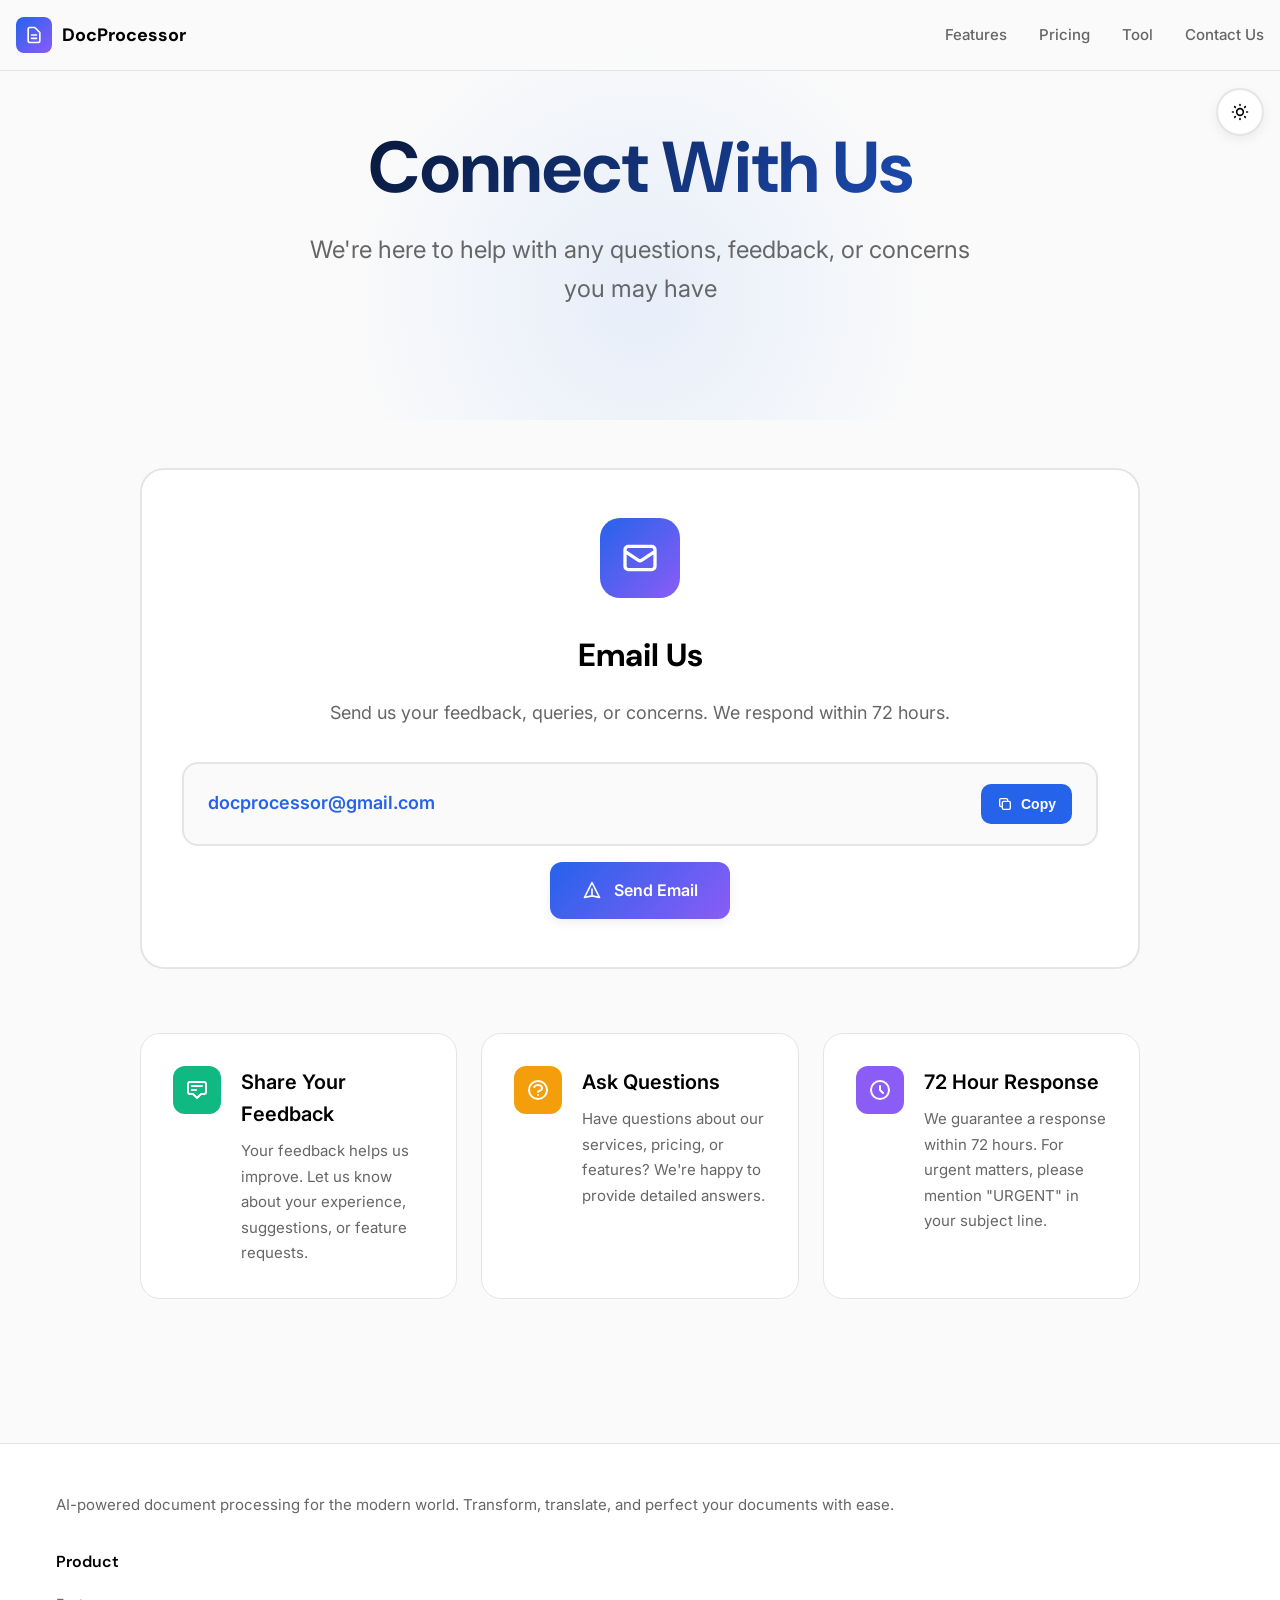
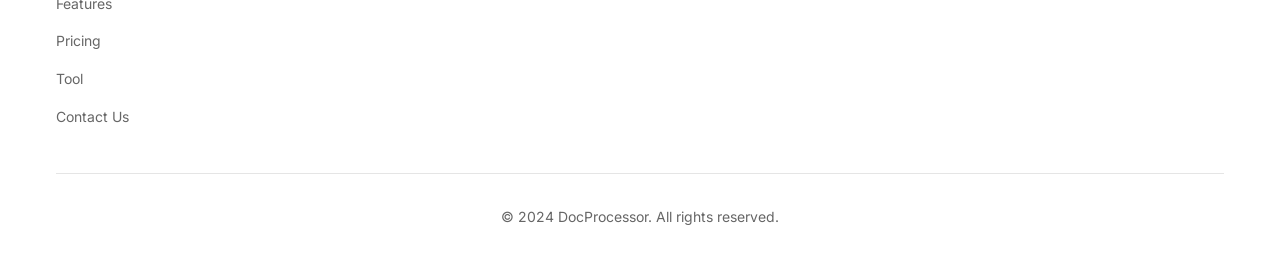
<file: AAS_CLONE/templates/contactus.html>
<!DOCTYPE html>
<html lang="en">
<head>
    <meta charset="UTF-8">
    <meta name="viewport" content="width=device-width, initial-scale=1.0">
    <title>Contact Us - Document Processor</title>
    <link rel="preconnect" href="https://fonts.googleapis.com">
    <link rel="preconnect" href="https://fonts.gstatic.com" crossorigin>
    <link href="https://fonts.googleapis.com/css2?family=Inter:wght@300;400;500;600;700&family=DM+Sans:wght@400;500;600;700&display=swap" rel="stylesheet">
    <style>
        * {
            margin: 0;
            padding: 0;
            box-sizing: border-box;
        }

        :root {
            --primary: #ffffff;
            --primary-light: #e5e5e5;
            --secondary: #1a1a1a;
            --accent-blue: #3b82f6;
            --accent-green: #10b981;
            --accent-purple: #a78bfa;
            --accent-amber: #fbbf24;
            --accent-red: #f87171;
            --gray: #a1a1aa;
            --gray-light: #71717a;
            --light: #ffffff;
            --border: #27272a;
            --background: #0a0a0a;
            --card-bg: #18181b;
            --shadow-sm: 0 1px 3px rgba(0,0,0,0.3);
            --shadow-md: 0 4px 12px rgba(0,0,0,0.4);
            --shadow-lg: 0 20px 40px rgba(0,0,0,0.5);
            --shadow-xl: 0 25px 50px rgba(0,0,0,0.6);
        }

        [data-theme="light"] {
            --primary: #000000;
            --primary-light: #1a1a1a;
            --secondary: #ffffff;
            --accent-blue: #2563eb;
            --accent-green: #10b981;
            --accent-purple: #8b5cf6;
            --accent-amber: #f59e0b;
            --accent-red: #ef4444;
            --gray: #666666;
            --gray-light: #999999;
            --border: #e5e5e5;
            --background: #fafafa;
            --card-bg: #ffffff;
            --shadow-sm: 0 1px 3px rgba(0,0,0,0.04);
            --shadow-md: 0 4px 12px rgba(0,0,0,0.06);
            --shadow-lg: 0 20px 40px rgba(0,0,0,0.08);
            --shadow-xl: 0 25px 50px rgba(0,0,0,0.12);
        }

        body {
            font-family: 'Inter', -apple-system, BlinkMacSystemFont, 'Segoe UI', sans-serif;
            background: var(--background);
            min-height: 100vh;
            color: var(--primary);
            line-height: 1.6;
            transition: background 0.3s ease, color 0.3s ease;
        }

        .header {
            position: fixed;
            top: 0;
            left: 0;
            right: 0;
            z-index: 100;
            background: rgba(10, 10, 10, 0.9);
            backdrop-filter: blur(12px);
            border-bottom: 1px solid var(--border);
        }

        [data-theme="light"] .header {
            background: rgba(250, 250, 250, 0.9);
        }

        .header-container {
            max-width: 1400px;
            margin: 0 auto;
            padding: 0 1rem;
            display: flex;
            align-items: center;
            justify-content: space-between;
            height: 70px;
        }

        .logo {
            display: flex;
            align-items: center;
            gap: 0.625rem;
            text-decoration: none;
            color: var(--primary);
            font-family: 'DM Sans', sans-serif;
            font-size: 1.125rem;
            font-weight: 700;
            z-index: 101;
        }

        .logo-icon {
            width: 36px;
            height: 36px;
            border-radius: 8px;
            background: linear-gradient(135deg, var(--accent-blue), var(--accent-purple));
            display: flex;
            align-items: center;
            justify-content: center;
        }

        .logo-icon svg {
            width: 20px;
            height: 20px;
            color: white;
        }

        .nav-menu {
            display: flex;
            align-items: center;
            gap: 2rem;
            list-style: none;
        }

        .nav-link {
            color: var(--gray);
            text-decoration: none;
            font-size: 0.9375rem;
            font-weight: 500;
            transition: color 0.2s ease;
        }

        .nav-link:hover {
            color: var(--primary);
        }

        .mobile-menu-btn {
            display: none;
            background: none;
            border: none;
            color: var(--primary);
            cursor: pointer;
            padding: 0.5rem;
            z-index: 101;
        }

        .mobile-menu-btn svg {
            width: 24px;
            height: 24px;
        }

        .container {
            max-width: 1200px;
            margin: 0 auto;
            padding: 0 1rem;
        }

        .theme-toggle {
            position: fixed;
            top: 5.5rem;
            right: 1rem;
            width: 48px;
            height: 48px;
            border-radius: 50%;
            background: var(--card-bg);
            border: 2px solid var(--border);
            color: var(--primary);
            cursor: pointer;
            display: flex;
            align-items: center;
            justify-content: center;
            box-shadow: var(--shadow-md);
            transition: all 0.3s ease;
            z-index: 99;
        }

        .theme-toggle:hover {
            transform: scale(1.1);
            border-color: var(--accent-blue);
        }

        .theme-toggle svg {
            width: 20px;
            height: 20px;
        }

        .theme-toggle .sun-icon { display: none; }
        [data-theme="light"] .theme-toggle .moon-icon { display: none; }
        [data-theme="light"] .theme-toggle .sun-icon { display: block; }

        .hero {
            padding: 8rem 0 4rem;
            text-align: center;
            position: relative;
            overflow: hidden;
        }

        .hero::before {
            content: '';
            position: absolute;
            top: 0;
            left: 50%;
            transform: translateX(-50%);
            width: 600px;
            height: 600px;
            background: radial-gradient(circle, rgba(59, 130, 246, 0.1) 0%, transparent 70%);
            animation: pulse 4s ease-in-out infinite;
        }

        .hero > * { 
            position: relative; 
            z-index: 1; 
        }

        .hero h1 {
            font-family: 'DM Sans', sans-serif;
            font-size: clamp(2.5rem, 6vw, 4.5rem);
            font-weight: 700;
            margin-bottom: 1.5rem;
            line-height: 1.1;
            background: linear-gradient(135deg, var(--primary) 0%, var(--accent-blue) 100%);
            -webkit-background-clip: text;
            -webkit-text-fill-color: transparent;
            background-clip: text;
        }

        .hero p {
            font-size: clamp(1.125rem, 2.5vw, 1.5rem);
            color: var(--gray);
            max-width: 700px;
            margin: 0 auto 3rem;
        }

        .section {
            padding: 3rem 0;
        }

        .contact-grid {
            display: grid;
            grid-template-columns: repeat(auto-fit, minmax(320px, 1fr));
            gap: 2rem;
            max-width: 1000px;
            margin: 0 auto;
        }

        .contact-card {
            background: var(--card-bg);
            padding: 3rem 2.5rem;
            border-radius: 24px;
            border: 2px solid var(--border);
            transition: all 0.3s ease;
            text-align: center;
        }

        .contact-card:hover {
            transform: translateY(-8px);
            box-shadow: var(--shadow-xl);
            border-color: var(--accent-blue);
        }

        .contact-icon {
            width: 80px;
            height: 80px;
            border-radius: 20px;
            background: linear-gradient(135deg, var(--accent-blue), var(--accent-purple));
            display: flex;
            align-items: center;
            justify-content: center;
            margin: 0 auto 2rem;
            color: var(--light);
        }

        .contact-icon svg {
            width: 40px;
            height: 40px;
        }

        .contact-card h3 {
            font-family: 'DM Sans', sans-serif;
            font-size: clamp(1.5rem, 3vw, 2rem);
            font-weight: 700;
            margin-bottom: 1rem;
        }

        .contact-card p {
            color: var(--gray);
            font-size: clamp(0.9375rem, 2vw, 1.125rem);
            line-height: 1.8;
            margin-bottom: 2rem;
        }

        .email-display {
            background: var(--background);
            border: 2px solid var(--border);
            border-radius: 16px;
            padding: 1.25rem 1.5rem;
            display: flex;
            align-items: center;
            justify-content: space-between;
            gap: 1rem;
            transition: all 0.3s ease;
            margin-bottom: 1rem;
        }

        .email-display:hover {
            border-color: var(--accent-blue);
        }

        .email-text {
            font-size: clamp(1rem, 2vw, 1.125rem);
            font-weight: 600;
            color: var(--accent-blue);
            word-break: break-all;
        }

        .copy-btn {
            background: var(--accent-blue);
            border: none;
            border-radius: 10px;
            padding: 0.75rem 1rem;
            color: var(--light);
            cursor: pointer;
            font-weight: 600;
            font-size: 0.875rem;
            transition: all 0.3s ease;
            display: flex;
            align-items: center;
            gap: 0.5rem;
            white-space: nowrap;
            flex-shrink: 0;
        }

        .copy-btn:hover {
            background: var(--accent-purple);
            transform: scale(1.05);
        }

        .copy-btn svg {
            width: 16px;
            height: 16px;
        }

        .copy-btn.copied {
            background: var(--accent-green);
        }

        .mailto-btn {
            display: inline-flex;
            align-items: center;
            gap: 0.75rem;
            padding: 1rem 2rem;
            background: linear-gradient(135deg, var(--accent-blue), var(--accent-purple));
            color: var(--light);
            text-decoration: none;
            border-radius: 12px;
            font-weight: 600;
            font-size: 1rem;
            transition: all 0.3s ease;
            box-shadow: var(--shadow-md);
        }

        .mailto-btn:hover {
            transform: translateY(-2px);
            box-shadow: var(--shadow-xl);
        }

        .mailto-btn svg {
            width: 20px;
            height: 20px;
        }

        .info-cards {
            display: grid;
            grid-template-columns: repeat(auto-fit, minmax(280px, 1fr));
            gap: 1.5rem;
            max-width: 1000px;
            margin: 4rem auto 0;
        }

        .info-card {
            background: var(--card-bg);
            padding: 2rem;
            border-radius: 20px;
            border: 1px solid var(--border);
            display: flex;
            gap: 1.25rem;
            transition: all 0.3s ease;
        }

        .info-card:hover {
            transform: translateY(-4px);
            box-shadow: var(--shadow-lg);
            border-color: var(--accent-green);
        }

        .info-icon {
            width: 48px;
            height: 48px;
            border-radius: 12px;
            background: var(--accent-green);
            display: flex;
            align-items: center;
            justify-content: center;
            color: var(--light);
            flex-shrink: 0;
        }

        .info-card:nth-child(2) .info-icon { background: var(--accent-amber); }
        .info-card:nth-child(3) .info-icon { background: var(--accent-purple); }

        .info-icon svg {
            width: 24px;
            height: 24px;
        }

        .info-content h4 {
            font-weight: 600;
            font-size: clamp(1.125rem, 2vw, 1.25rem);
            margin-bottom: 0.5rem;
        }

        .info-content p {
            color: var(--gray);
            font-size: 0.9375rem;
            line-height: 1.7;
        }

        .footer {
            background: var(--card-bg);
            border-top: 1px solid var(--border);
            padding: 3rem 0 2rem;
            margin-top: 6rem;
        }

        .footer-content {
            display: grid;
            grid-template-columns: repeat(auto-fit, minmax(200px, 1fr));
            gap: 2rem;
            margin-bottom: 2rem;
        }

        .footer-tagline {
            color: var(--gray);
            line-height: 1.7;
            margin-bottom: 2rem;
            font-size: 0.9375rem;
            grid-column: 1 / -1;
        }

        .footer-section h4 {
            font-family: 'DM Sans', sans-serif;
            font-size: 1rem;
            font-weight: 600;
            margin-bottom: 1rem;
        }

        .footer-section ul {
            list-style: none;
            padding: 0;
        }

        .footer-section ul li {
            margin-bottom: 0.75rem;
        }

        .footer-section ul li a {
            color: var(--gray);
            text-decoration: none;
            font-size: 0.875rem;
            transition: all 0.2s ease;
        }

        .footer-section ul li a:hover {
            color: var(--accent-blue);
        }

        .footer-bottom {
            padding-top: 2rem;
            border-top: 1px solid var(--border);
            text-align: center;
        }

        .footer-bottom p {
            color: var(--gray);
            font-size: 0.875rem;
        }

        @keyframes pulse {
            0%, 100% { opacity: 1; }
            50% { opacity: 0.5; }
        }

        /* Mobile Optimizations */
        @media (max-width: 768px) {
            .nav-menu {
                position: fixed;
                top: 70px;
                left: 0;
                right: 0;
                background: var(--card-bg);
                flex-direction: column;
                padding: 1.5rem;
                gap: 1rem;
                border-bottom: 1px solid var(--border);
                box-shadow: var(--shadow-lg);
                transform: translateY(-100%);
                opacity: 0;
                transition: transform 0.3s ease, opacity 0.3s ease;
                pointer-events: none;
            }

            .nav-menu.active {
                transform: translateY(0);
                opacity: 1;
                pointer-events: all;
            }

            .mobile-menu-btn {
                display: block;
            }

            .hero {
                padding: 6rem 0 3rem;
            }

            .section {
                padding: 2rem 0;
            }

            .contact-grid {
                grid-template-columns: 1fr;
                gap: 1.5rem;
            }

            .contact-card {
                padding: 2rem 1.5rem;
            }

            .email-display {
                flex-direction: column;
                align-items: stretch;
            }

            .copy-btn {
                justify-content: center;
            }

            .info-cards {
                grid-template-columns: 1fr;
                gap: 1rem;
                margin-top: 3rem;
            }

            .info-card {
                padding: 1.5rem;
            }

            .theme-toggle {
                top: 4.5rem;
                width: 44px;
                height: 44px;
            }

            .footer-content {
                grid-template-columns: 1fr;
                gap: 1.5rem;
            }
        }

        @media (max-width: 480px) {
            .header-container {
                padding: 0 0.75rem;
            }

            .container {
                padding: 0 0.75rem;
            }

            .logo {
                font-size: 1rem;
            }

            .logo-icon {
                width: 32px;
                height: 32px;
            }

            .contact-icon {
                width: 64px;
                height: 64px;
            }

            .contact-icon svg {
                width: 32px;
                height: 32px;
            }
        }
    </style>
</head>
<body>
    <header class="header">
        <div class="header-container">
            <a href="/" class="logo">
                <div class="logo-icon">
                    <svg fill="none" viewBox="0 0 24 24" stroke="currentColor" stroke-width="2">
                        <path stroke-linecap="round" stroke-linejoin="round" d="M9 12h6m-6 4h6m2 5H7a2 2 0 01-2-2V5a2 2 0 012-2h5.586a1 1 0 01.707.293l5.414 5.414a1 1 0 01.293.707V19a2 2 0 01-2 2z" />
                    </svg>
                </div>
                <span>DocProcessor</span>
            </a>

            <nav>
                <ul class="nav-menu" id="navMenu">
                    <li><a href="features" class="nav-link">Features</a></li>
                    <li><a href="pricing" class="nav-link">Pricing</a></li>
                    <li><a href="tool" class="nav-link">Tool</a></li>
                    <li><a href="contactus" class="nav-link">Contact Us</a></li>
                </ul>
            </nav>

            <button class="mobile-menu-btn" id="mobileMenuBtn" aria-label="Toggle menu">
                <svg class="menu-icon" fill="none" viewBox="0 0 24 24" stroke="currentColor">
                    <path stroke-linecap="round" stroke-linejoin="round" stroke-width="2" d="M4 6h16M4 12h16M4 18h16" />
                </svg>
            </button>
        </div>
    </header>

    <button class="theme-toggle" id="themeToggle" title="Toggle Theme">
        <svg class="moon-icon" fill="none" viewBox="0 0 24 24" stroke="currentColor">
            <path stroke-linecap="round" stroke-linejoin="round" stroke-width="2" d="M20.354 15.354A9 9 0 018.646 3.646 9.003 9.003 0 0012 21a9.003 9.003 0 008.354-5.646z" />
        </svg>
        <svg class="sun-icon" fill="none" viewBox="0 0 24 24" stroke="currentColor">
            <path stroke-linecap="round" stroke-linejoin="round" stroke-width="2" d="M12 3v1m0 16v1m9-9h-1M4 12H3m15.364 6.364l-.707-.707M6.343 6.343l-.707-.707m12.728 0l-.707.707M6.343 17.657l-.707.707M16 12a4 4 0 11-8 0 4 4 0 018 0z" />
        </svg>
    </button>

    <div class="container">
        <section class="hero">
            <h1>Connect With Us</h1>
            <p>We're here to help with any questions, feedback, or concerns you may have</p>
        </section>

        <section class="section">
            <div class="contact-grid">
                <div class="contact-card">
                    <div class="contact-icon">
                        <svg fill="none" viewBox="0 0 24 24" stroke="currentColor" stroke-width="2">
                            <path stroke-linecap="round" stroke-linejoin="round" d="M3 8l7.89 5.26a2 2 0 002.22 0L21 8M5 19h14a2 2 0 002-2V7a2 2 0 00-2-2H5a2 2 0 00-2 2v10a2 2 0 002 2z" />
                        </svg>
                    </div>
                    <h3>Email Us</h3>
                    <p>Send us your feedback, queries, or concerns. We respond within 72 hours.</p>
                    
                    <div class="email-display">
                        <span class="email-text" id="emailText">docprocessor@gmail.com</span>
                        <button class="copy-btn" id="copyBtn">
                            <svg fill="none" viewBox="0 0 24 24" stroke="currentColor" stroke-width="2">
                                <path stroke-linecap="round" stroke-linejoin="round" d="M8 16H6a2 2 0 01-2-2V6a2 2 0 012-2h8a2 2 0 012 2v2m-6 12h8a2 2 0 002-2v-8a2 2 0 00-2-2h-8a2 2 0 00-2 2v8a2 2 0 002 2z" />
                            </svg>
                            <span id="copyText">Copy</span>
                        </button>
                    </div>

                    <a href="mailto:docprocessor@gmail.com" class="mailto-btn">
                        <svg fill="none" viewBox="0 0 24 24" stroke="currentColor" stroke-width="2">
                            <path stroke-linecap="round" stroke-linejoin="round" d="M12 19l9 2-9-18-9 18 9-2zm0 0v-8" />
                        </svg>
                        Send Email
                    </a>
                </div>
            </div>

            <div class="info-cards">
                <div class="info-card">
                    <div class="info-icon">
                        <svg fill="none" viewBox="0 0 24 24" stroke="currentColor" stroke-width="2">
                            <path stroke-linecap="round" stroke-linejoin="round" d="M7 8h10M7 12h4m1 8l-4-4H5a2 2 0 01-2-2V6a2 2 0 012-2h14a2 2 0 012 2v8a2 2 0 01-2 2h-3l-4 4z" />
                        </svg>
                    </div>
                    <div class="info-content">
                        <h4>Share Your Feedback</h4>
                        <p>Your feedback helps us improve. Let us know about your experience, suggestions, or feature requests.</p>
                    </div>
                </div>

                <div class="info-card">
                    <div class="info-icon">
                        <svg fill="none" viewBox="0 0 24 24" stroke="currentColor" stroke-width="2">
                            <path stroke-linecap="round" stroke-linejoin="round" d="M8.228 9c.549-1.165 2.03-2 3.772-2 2.21 0 4 1.343 4 3 0 1.4-1.278 2.575-3.006 2.907-.542.104-.994.54-.994 1.093m0 3h.01M21 12a9 9 0 11-18 0 9 9 0 0118 0z" />
                        </svg>
                    </div>
                    <div class="info-content">
                        <h4>Ask Questions</h4>
                        <p>Have questions about our services, pricing, or features? We're happy to provide detailed answers.</p>
                    </div>
                </div>

                <div class="info-card">
                    <div class="info-icon">
                        <svg fill="none" viewBox="0 0 24 24" stroke="currentColor" stroke-width="2">
                            <path stroke-linecap="round" stroke-linejoin="round" d="M12 8v4l3 3m6-3a9 9 0 11-18 0 9 9 0 0118 0z" />
                        </svg>
                    </div>
                    <div class="info-content">
                        <h4>72 Hour Response</h4>
                        <p>We guarantee a response within 72 hours. For urgent matters, please mention "URGENT" in your subject line.</p>
                    </div>
                </div>
            </div>
        </section>
    </div>

    <footer class="footer">
        <div class="container">
            <p class="footer-tagline">AI-powered document processing for the modern world. Transform, translate, and perfect your documents with ease.</p>
            
            <div class="footer-content">
                <div class="footer-section">
                    <h4>Product</h4>
                    <ul>
                        <li><a href="features">Features</a></li>
                        <li><a href="pricing">Pricing</a></li>
                        <li><a href = "tool">Tool</a></li>
                        <li><a href="contactus">Contact Us</a></li>
                    </ul>
                </div>
            </div>

            <div class="footer-bottom">
                <p>&copy; 2024 DocProcessor. All rights reserved.</p>
            </div>
        </div>
    </footer>

    <script>
        // Theme Toggle
        const themeToggle = document.getElementById('themeToggle');
        const htmlElement = document.documentElement;
        
        const savedTheme = localStorage.getItem('theme') || 'light';
        htmlElement.setAttribute('data-theme', savedTheme);

        themeToggle.addEventListener('click', () => {
            const currentTheme = htmlElement.getAttribute('data-theme');
            const newTheme = currentTheme === 'dark' ? 'light' : 'dark';
            htmlElement.setAttribute('data-theme', newTheme);
            localStorage.setItem('theme', newTheme);
        });

        // Mobile Menu Toggle
        const mobileMenuBtn = document.getElementById('mobileMenuBtn');
        const navMenu = document.getElementById('navMenu');

        mobileMenuBtn.addEventListener('click', () => {
            navMenu.classList.toggle('active');
        });

        // Close mobile menu when clicking outside
        document.addEventListener('click', (e) => {
            if (!e.target.closest('.header-container')) {
                navMenu.classList.remove('active');
            }
        });

        // Close mobile menu when clicking a link
        document.querySelectorAll('.nav-link').forEach(link => {
            link.addEventListener('click', () => {
                navMenu.classList.remove('active');
            });
        });

        // Copy Email Functionality
        const copyBtn = document.getElementById('copyBtn');
        const emailText = document.getElementById('emailText');
        const copyText = document.getElementById('copyText');

        copyBtn.addEventListener('click', async () => {
            const email = emailText.textContent;
            
            try {
                await navigator.clipboard.writeText(email);
                copyBtn.classList.add('copied');
                copyText.textContent = 'Copied!';
                
                setTimeout(() => {
                    copyBtn.classList.remove('copied');
                    copyText.textContent = 'Copy';
                }, 2000);
            } catch (err) {
                console.error('Failed to copy:', err);
            }
        });

        // Intersection Observer for animations
        const observerOptions = {
            threshold: 0.1,
            rootMargin: '0px 0px -50px 0px'
        };

        const observer = new IntersectionObserver((entries) => {
            entries.forEach(entry => {
                if (entry.isIntersecting) {
                    entry.target.style.opacity = '1';
                    entry.target.style.transform = 'translateY(0)';
                }
            });
        }, observerOptions);

        document.querySelectorAll('.contact-card, .info-card').forEach(el => {
            el.style.opacity = '0';
            el.style.transform = 'translateY(30px)';
            el.style.transition = 'opacity 0.6s ease, transform 0.6s ease';
            observer.observe(el);
        });

        // Header scroll effect
        let lastScroll = 0;
        const header = document.querySelector('.header');

        window.addEventListener('scroll', () => {
            const currentScroll = window.pageYOffset;
            
            if (currentScroll <= 0) {
                header.style.boxShadow = 'none';
            } else {
                header.style.boxShadow = 'var(--shadow-md)';
            }
            
            lastScroll = currentScroll;
        });
    </script>
</body>
</html>
</file>
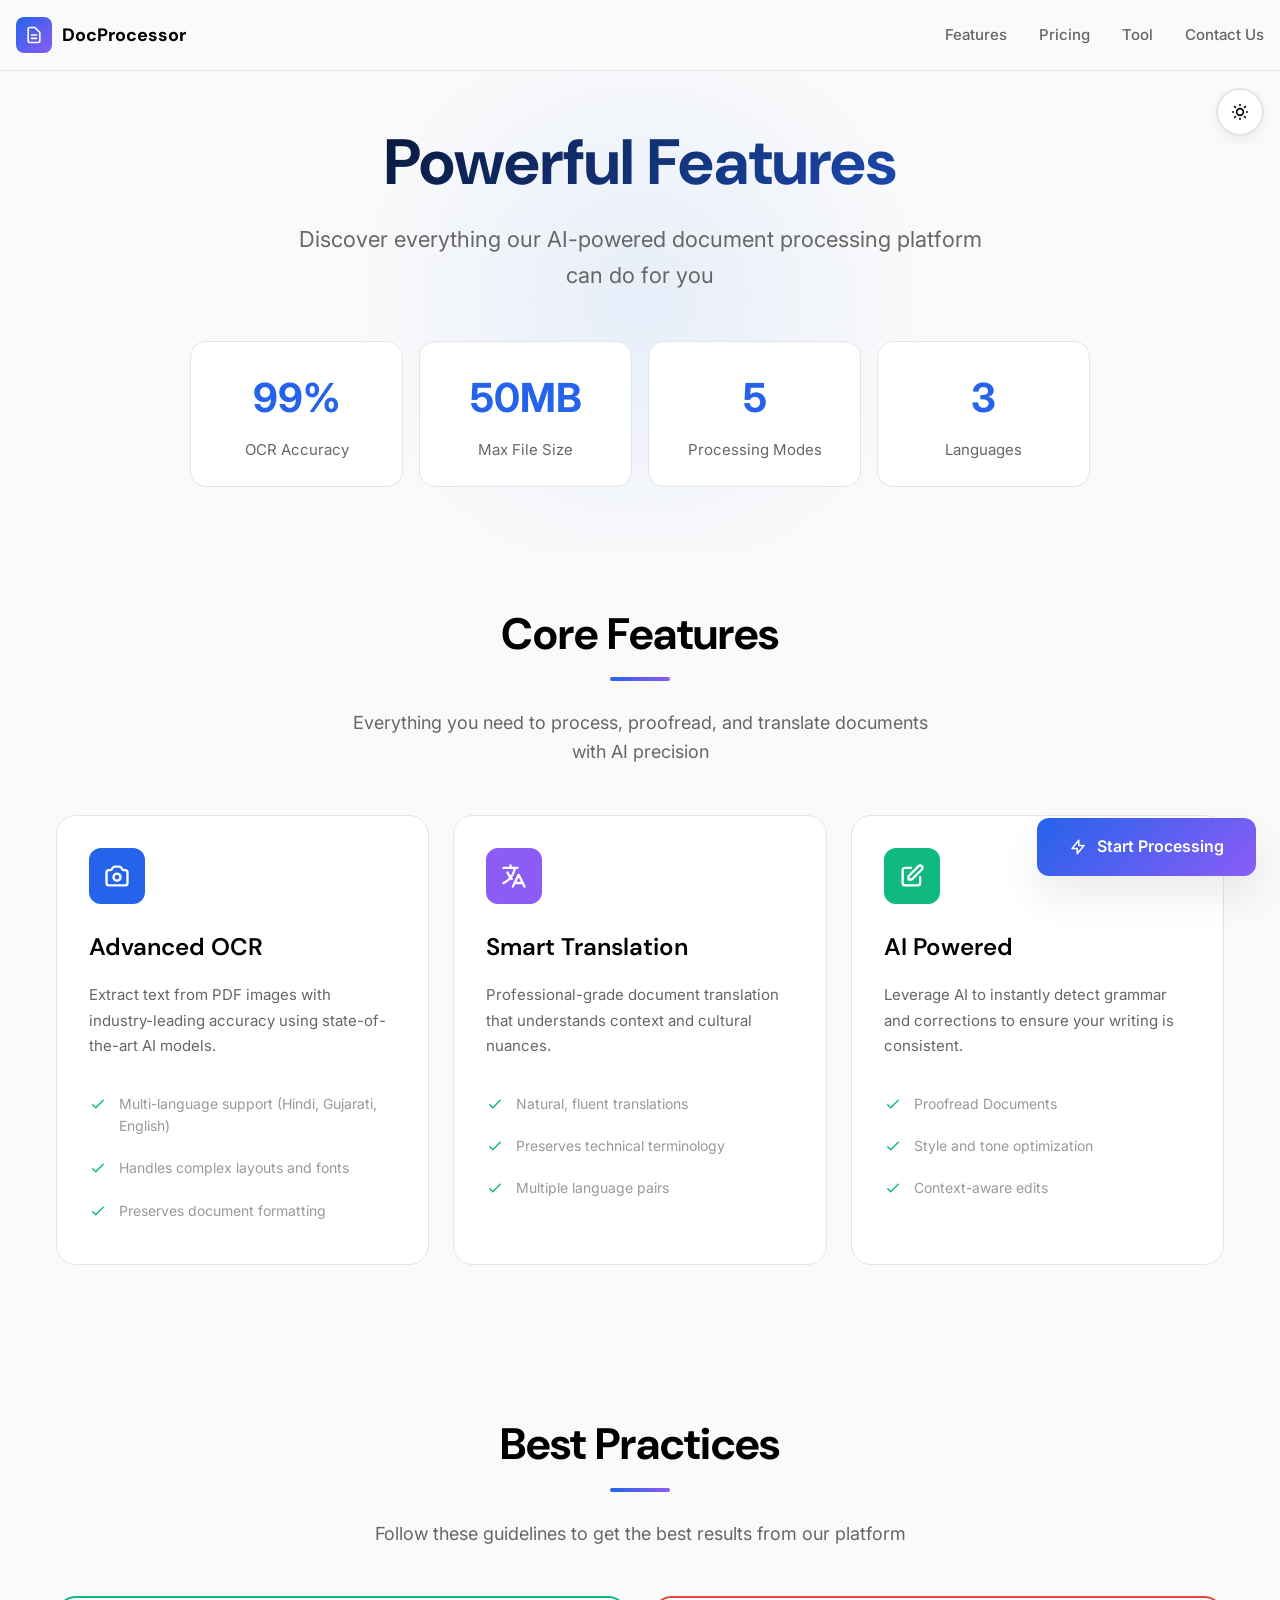
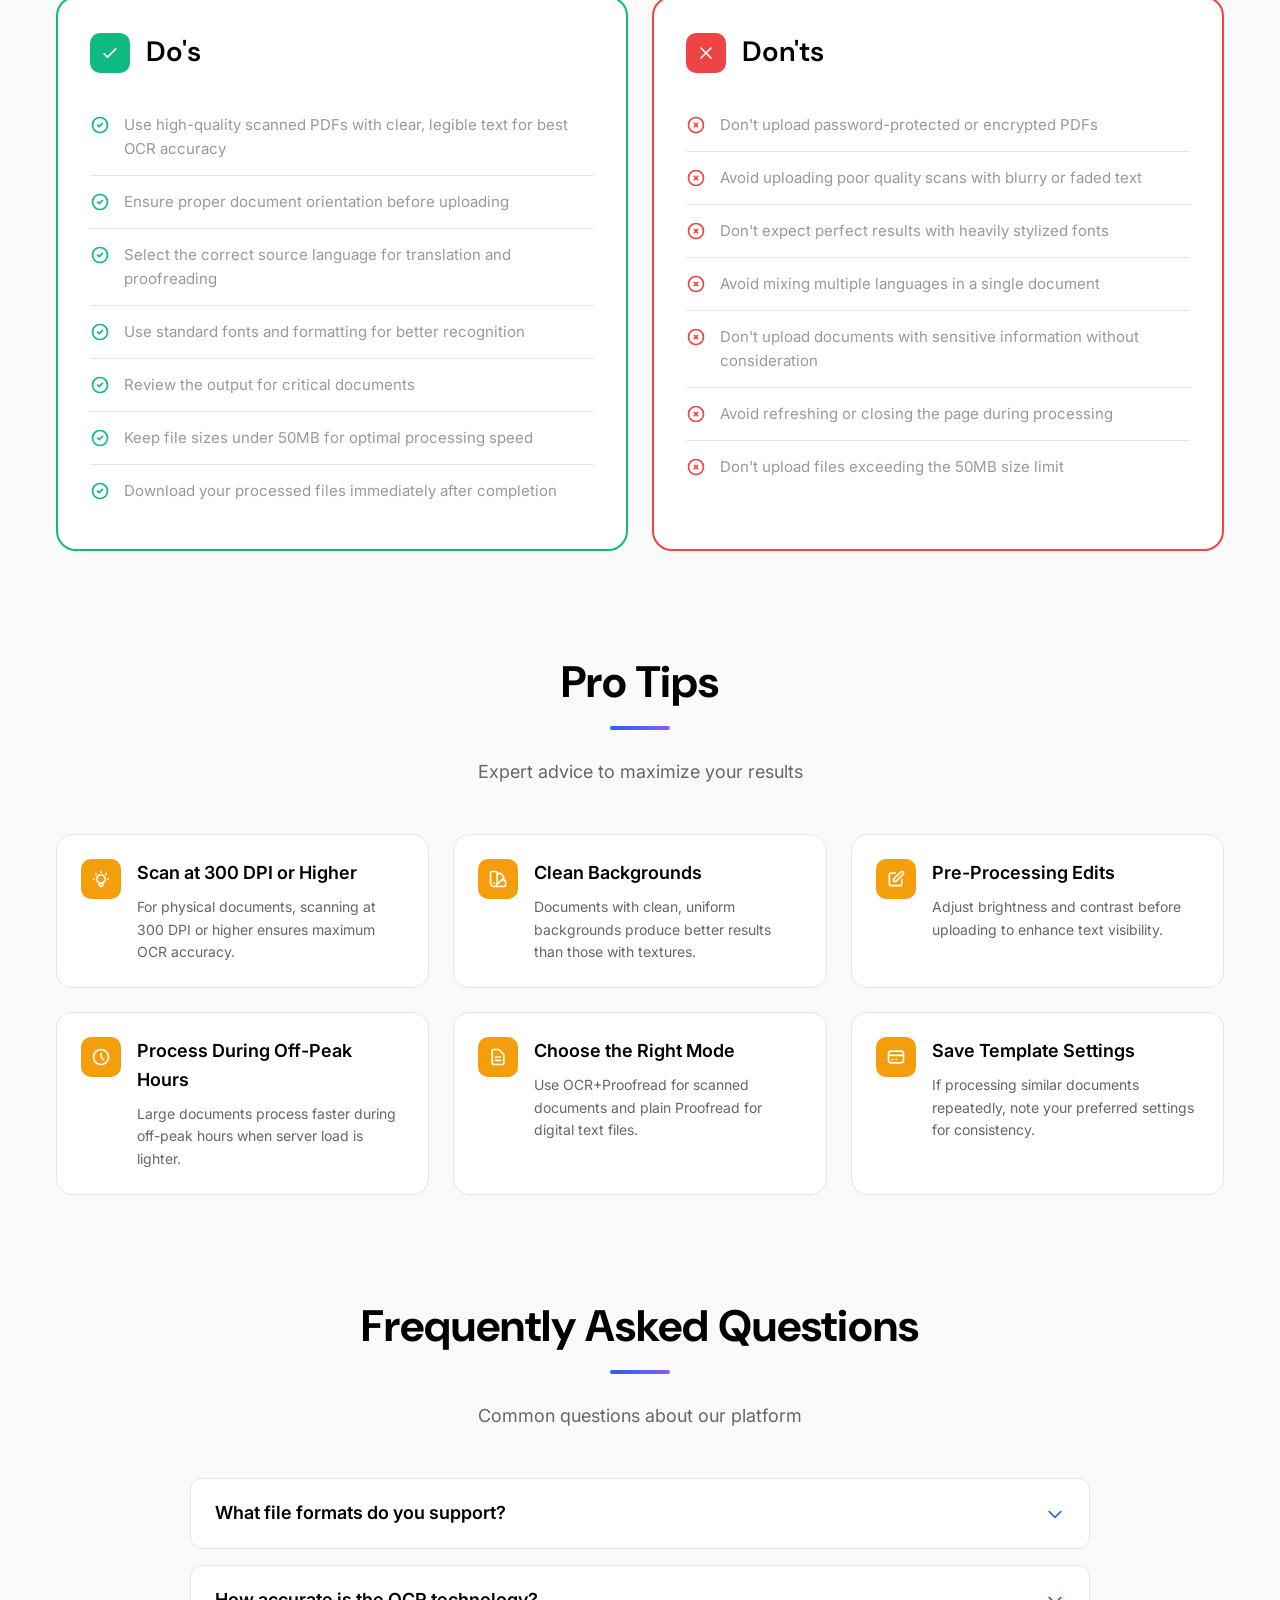
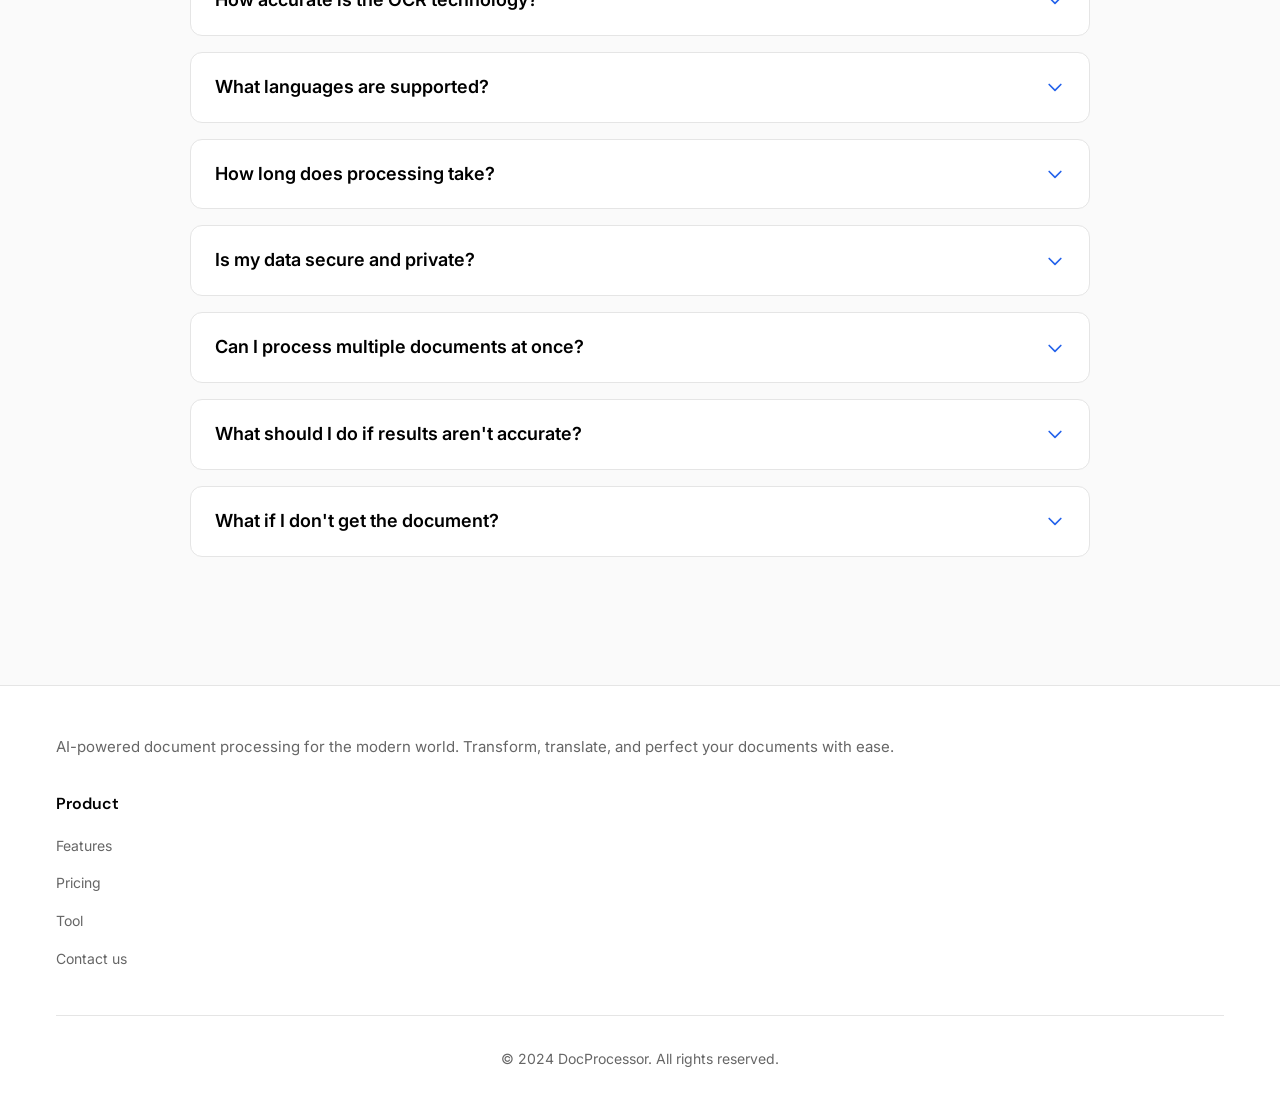
<file: AAS_CLONE/templates/feature.html>
<!DOCTYPE html>
<html lang="en">
<head>
    <meta charset="UTF-8">
    <meta name="viewport" content="width=device-width, initial-scale=1.0">
    <title>Features & Guidelines - Document Processor</title>
    <link rel="preconnect" href="https://fonts.googleapis.com">
    <link rel="preconnect" href="https://fonts.gstatic.com" crossorigin>
    <link href="https://fonts.googleapis.com/css2?family=Inter:wght@300;400;500;600;700&family=DM+Sans:wght@400;500;600;700&display=swap" rel="stylesheet">
    <style>
        * {
            margin: 0;
            padding: 0;
            box-sizing: border-box;
        }

        :root {
            --primary: #ffffff;
            --primary-light: #e5e5e5;
            --secondary: #1a1a1a;
            --accent-blue: #3b82f6;
            --accent-green: #10b981;
            --accent-purple: #a78bfa;
            --accent-amber: #fbbf24;
            --accent-red: #f87171;
            --gray: #a1a1aa;
            --gray-light: #71717a;
            --light: #ffffff;
            --border: #27272a;
            --background: #0a0a0a;
            --card-bg: #18181b;
            --shadow-sm: 0 1px 3px rgba(0,0,0,0.3);
            --shadow-md: 0 4px 12px rgba(0,0,0,0.4);
            --shadow-lg: 0 20px 40px rgba(0,0,0,0.5);
            --shadow-xl: 0 25px 50px rgba(0,0,0,0.6);
        }

        [data-theme="light"] {
            --primary: #000000;
            --primary-light: #1a1a1a;
            --secondary: #ffffff;
            --accent-blue: #2563eb;
            --accent-green: #10b981;
            --accent-purple: #8b5cf6;
            --accent-amber: #f59e0b;
            --accent-red: #ef4444;
            --gray: #666666;
            --gray-light: #999999;
            --border: #e5e5e5;
            --background: #fafafa;
            --card-bg: #ffffff;
            --shadow-sm: 0 1px 3px rgba(0,0,0,0.04);
            --shadow-md: 0 4px 12px rgba(0,0,0,0.06);
            --shadow-lg: 0 20px 40px rgba(0,0,0,0.08);
            --shadow-xl: 0 25px 50px rgba(0,0,0,0.12);
        }

        body {
            font-family: 'Inter', -apple-system, BlinkMacSystemFont, 'Segoe UI', sans-serif;
            background: var(--background);
            min-height: 100vh;
            color: var(--primary);
            line-height: 1.6;
            transition: background 0.3s ease, color 0.3s ease;
        }

        .header {
            position: fixed;
            top: 0;
            left: 0;
            right: 0;
            z-index: 100;
            background: rgba(10, 10, 10, 0.9);
            backdrop-filter: blur(12px);
            border-bottom: 1px solid var(--border);
        }

        [data-theme="light"] .header {
            background: rgba(250, 250, 250, 0.9);
        }

        .header-container {
            max-width: 1400px;
            margin: 0 auto;
            padding: 0 1rem;
            display: flex;
            align-items: center;
            justify-content: space-between;
            height: 70px;
        }

        .logo {
            display: flex;
            align-items: center;
            gap: 0.625rem;
            text-decoration: none;
            color: var(--primary);
            font-family: 'DM Sans', sans-serif;
            font-size: 1.125rem;
            font-weight: 700;
            z-index: 101;
        }

        .logo-icon {
            width: 36px;
            height: 36px;
            border-radius: 8px;
            background: linear-gradient(135deg, var(--accent-blue), var(--accent-purple));
            display: flex;
            align-items: center;
            justify-content: center;
        }

        .logo-icon svg {
            width: 20px;
            height: 20px;
            color: white;
        }

        .nav-menu {
            display: flex;
            align-items: center;
            gap: 2rem;
            list-style: none;
        }

        .nav-link {
            color: var(--gray);
            text-decoration: none;
            font-size: 0.9375rem;
            font-weight: 500;
            transition: color 0.2s ease;
        }

        .nav-link:hover {
            color: var(--primary);
        }

        .mobile-menu-btn {
            display: none;
            background: none;
            border: none;
            color: var(--primary);
            cursor: pointer;
            padding: 0.5rem;
            z-index: 101;
        }

        .mobile-menu-btn svg {
            width: 24px;
            height: 24px;
        }

        .container {
            max-width: 1200px;
            margin: 0 auto;
            padding: 0 1rem;
        }

        .theme-toggle {
            position: fixed;
            top: 5.5rem;
            right: 1rem;
            width: 48px;
            height: 48px;
            border-radius: 50%;
            background: var(--card-bg);
            border: 2px solid var(--border);
            color: var(--primary);
            cursor: pointer;
            display: flex;
            align-items: center;
            justify-content: center;
            box-shadow: var(--shadow-md);
            transition: all 0.3s ease;
            z-index: 99;
        }

        .theme-toggle:hover {
            transform: scale(1.1);
            border-color: var(--accent-blue);
        }

        .theme-toggle svg {
            width: 20px;
            height: 20px;
        }

        .theme-toggle .sun-icon { display: none; }
        [data-theme="light"] .theme-toggle .moon-icon { display: none; }
        [data-theme="light"] .theme-toggle .sun-icon { display: block; }

        .hero {
            padding: 8rem 0 4rem;
            text-align: center;
            position: relative;
            overflow: hidden;
        }

        .hero::before {
            content: '';
            position: absolute;
            top: 0;
            left: 50%;
            transform: translateX(-50%);
            width: 600px;
            height: 600px;
            background: radial-gradient(circle, rgba(59, 130, 246, 0.1) 0%, transparent 70%);
            animation: pulse 4s ease-in-out infinite;
        }

        .hero > * { 
            position: relative; 
            z-index: 1; 
        }

        .hero h1 {
            font-family: 'DM Sans', sans-serif;
            font-size: clamp(2rem, 5vw, 4rem);
            font-weight: 700;
            margin-bottom: 1.5rem;
            line-height: 1.1;
            background: linear-gradient(135deg, var(--primary) 0%, var(--accent-blue) 100%);
            -webkit-background-clip: text;
            -webkit-text-fill-color: transparent;
            background-clip: text;
        }

        .hero p {
            font-size: clamp(1rem, 2vw, 1.375rem);
            color: var(--gray);
            max-width: 700px;
            margin: 0 auto 3rem;
        }

        .stats-grid {
            display: grid;
            grid-template-columns: repeat(auto-fit, minmax(140px, 1fr));
            gap: 1rem;
            max-width: 900px;
            margin: 0 auto;
        }

        .stat-card {
            background: var(--card-bg);
            padding: 1.5rem;
            border-radius: 16px;
            border: 1px solid var(--border);
            transition: all 0.3s ease;
        }

        .stat-card:hover {
            transform: translateY(-4px);
            box-shadow: var(--shadow-lg);
            border-color: var(--accent-blue);
        }

        .stat-number {
            font-size: clamp(1.75rem, 4vw, 2.5rem);
            font-weight: 700;
            color: var(--accent-blue);
            margin-bottom: 0.5rem;
        }

        .stat-label {
            color: var(--gray);
            font-size: clamp(0.8125rem, 2vw, 0.9375rem);
        }

        .section {
            padding: 3rem 0;
        }

        .section-header {
            text-align: center;
            margin-bottom: 3rem;
        }

        .section-title {
            font-family: 'DM Sans', sans-serif;
            font-size: clamp(1.75rem, 4vw, 2.75rem);
            font-weight: 700;
            margin-bottom: 1rem;
            position: relative;
            display: inline-block;
        }

        .section-title::after {
            content: '';
            position: absolute;
            bottom: -12px;
            left: 50%;
            transform: translateX(-50%);
            width: 60px;
            height: 4px;
            background: linear-gradient(90deg, var(--accent-blue), var(--accent-purple));
            border-radius: 2px;
        }

        .section-subtitle {
            font-size: clamp(0.9375rem, 2vw, 1.125rem);
            color: var(--gray);
            max-width: 600px;
            margin: 1.5rem auto 0;
        }

        .features-grid {
            display: grid;
            grid-template-columns: repeat(auto-fit, minmax(280px, 1fr));
            gap: 1.5rem;
            margin-bottom: 3rem;
        }

        .feature-card {
            background: var(--card-bg);
            padding: 2rem;
            border-radius: 20px;
            border: 1px solid var(--border);
            transition: all 0.3s ease;
        }

        .feature-card:hover {
            transform: translateY(-8px);
            box-shadow: var(--shadow-xl);
            border-color: var(--accent-blue);
        }

        .feature-icon {
            width: 56px;
            height: 56px;
            border-radius: 12px;
            background: var(--accent-blue);
            display: flex;
            align-items: center;
            justify-content: center;
            margin-bottom: 1.5rem;
            color: var(--light);
        }

        .feature-card:nth-child(2) .feature-icon { background: var(--accent-purple); }
        .feature-card:nth-child(3) .feature-icon { background: var(--accent-green); }

        .feature-icon svg {
            width: 28px;
            height: 28px;
        }

        .feature-card h3 {
            font-family: 'DM Sans', sans-serif;
            font-size: clamp(1.25rem, 3vw, 1.5rem);
            font-weight: 600;
            margin-bottom: 1rem;
        }

        .feature-card p {
            color: var(--gray);
            line-height: 1.7;
            margin-bottom: 1.5rem;
            font-size: 0.9375rem;
        }

        .feature-list {
            list-style: none;
            padding: 0;
        }

        .feature-list li {
            padding: 0.625rem 0;
            color: var(--gray-light);
            display: flex;
            align-items: flex-start;
            gap: 0.75rem;
            font-size: 0.875rem;
        }

        .feature-list li svg {
            width: 18px;
            height: 18px;
            color: var(--accent-green);
            flex-shrink: 0;
            margin-top: 2px;
        }

        .dos-donts-grid {
            display: grid;
            grid-template-columns: repeat(auto-fit, minmax(280px, 1fr));
            gap: 1.5rem;
        }

        .dos-donts-card {
            background: var(--card-bg);
            padding: 2rem;
            border-radius: 20px;
            border: 2px solid var(--border);
            transition: all 0.3s ease;
        }

        .dos-donts-card.dos {
            border-color: var(--accent-green);
        }

        .dos-donts-card.donts {
            border-color: var(--accent-red);
        }

        .dos-donts-card:hover {
            transform: translateY(-4px);
            box-shadow: var(--shadow-lg);
        }

        .dos-donts-header {
            display: flex;
            align-items: center;
            gap: 1rem;
            margin-bottom: 1.5rem;
        }

        .dos-donts-icon {
            width: 40px;
            height: 40px;
            border-radius: 10px;
            display: flex;
            align-items: center;
            justify-content: center;
            color: var(--light);
            flex-shrink: 0;
        }

        .dos .dos-donts-icon { background: var(--accent-green); }
        .donts .dos-donts-icon { background: var(--accent-red); }

        .dos-donts-icon svg {
            width: 20px;
            height: 20px;
        }

        .dos-donts-header h3 {
            font-family: 'DM Sans', sans-serif;
            font-size: clamp(1.25rem, 3vw, 1.75rem);
            font-weight: 600;
        }

        .dos-donts-list {
            list-style: none;
            padding: 0;
        }

        .dos-donts-list li {
            padding: 0.875rem 0;
            border-bottom: 1px solid var(--border);
            display: flex;
            align-items: flex-start;
            gap: 0.875rem;
        }

        .dos-donts-list li:last-child {
            border-bottom: none;
        }

        .dos-donts-list li svg {
            width: 20px;
            height: 20px;
            flex-shrink: 0;
            margin-top: 2px;
        }

        .dos-donts-list.dos li svg {
            color: var(--accent-green);
        }

        .dos-donts-list.donts li svg {
            color: var(--accent-red);
        }

        .dos-donts-list li span {
            color: var(--gray-light);
            line-height: 1.6;
            font-size: 0.9375rem;
        }

        .tips-grid {
            display: grid;
            grid-template-columns: repeat(auto-fit, minmax(280px, 1fr));
            gap: 1.5rem;
        }

        .tip-card {
            background: var(--card-bg);
            padding: 1.5rem;
            border-radius: 16px;
            border: 1px solid var(--border);
            display: flex;
            gap: 1rem;
            transition: all 0.3s ease;
        }

        .tip-card:hover {
            transform: translateY(-4px);
            box-shadow: var(--shadow-md);
            border-color: var(--accent-amber);
        }

        .tip-icon {
            width: 40px;
            height: 40px;
            border-radius: 10px;
            background: var(--accent-amber);
            display: flex;
            align-items: center;
            justify-content: center;
            color: var(--secondary);
            flex-shrink: 0;
        }

        .tip-icon svg {
            width: 20px;
            height: 20px;
        }

        .tip-content h4 {
            font-weight: 600;
            margin-bottom: 0.5rem;
            font-size: clamp(1rem, 2vw, 1.125rem);
        }

        .tip-content p {
            color: var(--gray);
            font-size: 0.875rem;
            line-height: 1.6;
        }

        .faq-list {
            max-width: 900px;
            margin: 0 auto;
        }

        .faq-item {
            background: var(--card-bg);
            border: 1px solid var(--border);
            border-radius: 12px;
            margin-bottom: 1rem;
            overflow: hidden;
            transition: all 0.3s ease;
        }

        .faq-item.active {
            border-color: var(--accent-blue);
            box-shadow: var(--shadow-md);
        }

        .faq-question {
            padding: 1.25rem 1.5rem;
            cursor: pointer;
            display: flex;
            justify-content: space-between;
            align-items: center;
            gap: 1rem;
            font-weight: 600;
            font-size: clamp(0.9375rem, 2vw, 1.125rem);
        }

        .faq-question:hover {
            background: var(--background);
        }

        .faq-icon {
            width: 20px;
            height: 20px;
            color: var(--accent-blue);
            transition: transform 0.3s ease;
            flex-shrink: 0;
        }

        .faq-item.active .faq-icon {
            transform: rotate(180deg);
        }

        .faq-answer {
            max-height: 0;
            overflow: hidden;
            transition: max-height 0.4s ease, padding 0.4s ease;
        }

        .faq-item.active .faq-answer {
            max-height: 500px;
            padding: 0 1.5rem 1.25rem;
        }

        .faq-answer p {
            color: var(--gray);
            line-height: 1.7;
            font-size: 0.9375rem;
        }

        .floating-cta {
            position: fixed;
            bottom: 1.5rem;
            right: 1.5rem;
            z-index: 98;
        }

        .btn {
            padding: 1rem 2rem;
            border: none;
            border-radius: 12px;
            font-size: 1rem;
            font-weight: 600;
            cursor: pointer;
            transition: all 0.3s ease;
            display: inline-flex;
            align-items: center;
            gap: 0.625rem;
            text-decoration: none;
            font-family: 'Inter', sans-serif;
            background: linear-gradient(135deg, var(--accent-blue), var(--accent-purple));
            color: var(--light);
            box-shadow: var(--shadow-lg);
            white-space: nowrap;
        }

        .btn:hover {
            transform: translateY(-2px) scale(1.02);
            box-shadow: var(--shadow-xl);
        }

        .btn svg {
            width: 18px;
            height: 18px;
        }

        .footer {
            background: var(--card-bg);
            border-top: 1px solid var(--border);
            padding: 3rem 0 2rem;
            margin-top: 4rem;
        }

        .footer-content {
            display: grid;
            grid-template-columns: repeat(auto-fit, minmax(200px, 1fr));
            gap: 2rem;
            margin-bottom: 2rem;
        }

        .footer-tagline {
            color: var(--gray);
            line-height: 1.7;
            margin-bottom: 2rem;
            font-size: 0.9375rem;
            grid-column: 1 / -1;
        }

        .footer-section h4 {
            font-family: 'DM Sans', sans-serif;
            font-size: 1rem;
            font-weight: 600;
            margin-bottom: 1rem;
        }

        .footer-section ul {
            list-style: none;
            padding: 0;
        }

        .footer-section ul li {
            margin-bottom: 0.75rem;
        }

        .footer-section ul li a {
            color: var(--gray);
            text-decoration: none;
            font-size: 0.875rem;
            transition: all 0.2s ease;
        }

        .footer-section ul li a:hover {
            color: var(--accent-blue);
        }

        .footer-bottom {
            padding-top: 2rem;
            border-top: 1px solid var(--border);
            text-align: center;
        }

        .footer-bottom p {
            color: var(--gray);
            font-size: 0.875rem;
        }

        @keyframes pulse {
            0%, 100% { opacity: 1; }
            50% { opacity: 0.5; }
        }

        /* Mobile Optimizations */
        @media (max-width: 768px) {
            .nav-menu {
                position: fixed;
                top: 70px;
                left: 0;
                right: 0;
                background: var(--card-bg);
                flex-direction: column;
                padding: 1.5rem;
                gap: 1rem;
                border-bottom: 1px solid var(--border);
                box-shadow: var(--shadow-lg);
                transform: translateY(-100%);
                opacity: 0;
                transition: transform 0.3s ease, opacity 0.3s ease;
                pointer-events: none;
            }

            .nav-menu.active {
                transform: translateY(0);
                opacity: 1;
                pointer-events: all;
            }

            .mobile-menu-btn {
                display: block;
            }

            .hero {
                padding: 6rem 0 3rem;
            }

            .section {
                padding: 2rem 0;
            }

            .section-header {
                margin-bottom: 2rem;
            }

            .stats-grid {
                grid-template-columns: repeat(2, 1fr);
                gap: 0.75rem;
            }

            .features-grid,
            .dos-donts-grid,
            .tips-grid {
                grid-template-columns: 1fr;
                gap: 1rem;
            }

            .feature-card,
            .dos-donts-card {
                padding: 1.5rem;
            }

            .tip-card {
                flex-direction: column;
                text-align: center;
                align-items: center;
            }

            .theme-toggle {
                top: 4.5rem;
                width: 44px;
                height: 44px;
            }

            .floating-cta {
                bottom: 1rem;
                right: 1rem;
                left: 1rem;
            }

            .btn {
                width: 100%;
                justify-content: center;
                padding: 0.875rem 1.5rem;
            }

            .footer-content {
                grid-template-columns: 1fr;
                gap: 1.5rem;
            }
        }

        @media (max-width: 480px) {
            .header-container {
                padding: 0 0.75rem;
            }

            .container {
                padding: 0 0.75rem;
            }

            .logo {
                font-size: 1rem;
            }

            .logo-icon {
                width: 32px;
                height: 32px;
            }

            .stats-grid {
                grid-template-columns: 1fr;
            }

            .stat-card {
                padding: 1.25rem;
            }
        }
    </style>
</head>
<body>
    <header class="header">
        <div class="header-container">
            <a href="/" class="logo">
                <div class="logo-icon">
                    <svg fill="none" viewBox="0 0 24 24" stroke="currentColor" stroke-width="2">
                        <path stroke-linecap="round" stroke-linejoin="round" d="M9 12h6m-6 4h6m2 5H7a2 2 0 01-2-2V5a2 2 0 012-2h5.586a1 1 0 01.707.293l5.414 5.414a1 1 0 01.293.707V19a2 2 0 01-2 2z" />
                    </svg>
                </div>
                <span>DocProcessor</span>
            </a>

            <nav>
                <ul class="nav-menu" id="navMenu">
                    <li><a href="features" class="nav-link">Features</a></li>
                    <li><a href="pricing" class="nav-link">Pricing</a></li>
                    <li><a href="tool" class="nav-link">Tool</a></li>
                    <li><a href="contactus"class = "nav-link">Contact Us</a></li>
                </ul>
            </nav>

            <button class="mobile-menu-btn" id="mobileMenuBtn" aria-label="Toggle menu">
                <svg class="menu-icon" fill="none" viewBox="0 0 24 24" stroke="currentColor">
                    <path stroke-linecap="round" stroke-linejoin="round" stroke-width="2" d="M4 6h16M4 12h16M4 18h16" />
                </svg>
            </button>
        </div>
    </header>

    <button class="theme-toggle" id="themeToggle" title="Toggle Theme">
        <svg class="moon-icon" fill="none" viewBox="0 0 24 24" stroke="currentColor">
            <path stroke-linecap="round" stroke-linejoin="round" stroke-width="2" d="M20.354 15.354A9 9 0 018.646 3.646 9.003 9.003 0 0012 21a9.003 9.003 0 008.354-5.646z" />
        </svg>
        <svg class="sun-icon" fill="none" viewBox="0 0 24 24" stroke="currentColor">
            <path stroke-linecap="round" stroke-linejoin="round" stroke-width="2" d="M12 3v1m0 16v1m9-9h-1M4 12H3m15.364 6.364l-.707-.707M6.343 6.343l-.707-.707m12.728 0l-.707.707M6.343 17.657l-.707.707M16 12a4 4 0 11-8 0 4 4 0 018 0z" />
        </svg>
    </button>

    <div class="floating-cta">
        <a href="/tool" class="btn">
            <svg fill="none" viewBox="0 0 24 24" stroke="currentColor">
                <path stroke-linecap="round" stroke-linejoin="round" stroke-width="2" d="M13 10V3L4 14h7v7l9-11h-7z" />
            </svg>
            <span>Start Processing</span>
        </a>
    </div>

    <div class="container">
        <section class="hero">
            <h1>Powerful Features</h1>
            <p>Discover everything our AI-powered document processing platform can do for you</p>
            
            <div class="stats-grid">
                <div class="stat-card">
                    <div class="stat-number">99%</div>
                    <div class="stat-label">OCR Accuracy</div>
                </div>
                <div class="stat-card">
                    <div class="stat-number">50MB</div>
                    <div class="stat-label">Max File Size</div>
                </div>
                <div class="stat-card">
                    <div class="stat-number">5</div>
                    <div class="stat-label">Processing Modes</div>
                </div>
                <div class="stat-card">
                    <div class="stat-number">3</div>
                    <div class="stat-label">Languages</div>
                </div>
            </div>
        </section>

        <section class="section">
            <div class="section-header">
                <h2 class="section-title">Core Features</h2>
                <p class="section-subtitle">Everything you need to process, proofread, and translate documents with AI precision</p>
            </div>

            <div class="features-grid">
                <div class="feature-card">
                    <div class="feature-icon">
                        <svg fill="none" viewBox="0 0 24 24" stroke="currentColor">
                            <path stroke-linecap="round" stroke-linejoin="round" stroke-width="2" d="M3 9a2 2 0 012-2h.93a2 2 0 001.664-.89l.812-1.22A2 2 0 0110.07 4h3.86a2 2 0 011.664.89l.812 1.22A2 2 0 0018.07 7H19a2 2 0 012 2v9a2 2 0 01-2 2H5a2 2 0 01-2-2V9z" />
                            <path stroke-linecap="round" stroke-linejoin="round" stroke-width="2" d="M15 13a3 3 0 11-6 0 3 3 0 016 0z" />
                        </svg>
                    </div>
                    <h3>Advanced OCR</h3>
                    <p>Extract text from PDF images with industry-leading accuracy using state-of-the-art AI models.</p>
                    <ul class="feature-list">
                        <li>
                            <svg fill="none" viewBox="0 0 24 24" stroke="currentColor">
                                <path stroke-linecap="round" stroke-linejoin="round" stroke-width="2" d="M5 13l4 4L19 7" />
                            </svg>
                            <span>Multi-language support (Hindi, Gujarati, English)</span>
                        </li>
                        <li>
                            <svg fill="none" viewBox="0 0 24 24" stroke="currentColor">
                                <path stroke-linecap="round" stroke-linejoin="round" stroke-width="2" d="M5 13l4 4L19 7" />
                            </svg>
                            <span>Handles complex layouts and fonts</span>
                        </li>
                        <li>
                            <svg fill="none" viewBox="0 0 24 24" stroke="currentColor">
                                <path stroke-linecap="round" stroke-linejoin="round" stroke-width="2" d="M5 13l4 4L19 7" />
                            </svg>
                            <span>Preserves document formatting</span>
                        </li>
                    </ul>
                </div>

                <div class="feature-card">
                    <div class="feature-icon">
                        <svg fill="none" viewBox="0 0 24 24" stroke="currentColor">
                            <path stroke-linecap="round" stroke-linejoin="round" stroke-width="2" d="M3 5h12M9 3v2m1.048 9.5A18.022 18.022 0 016.412 9m6.088 9h7M11 21l5-10 5 10M12.751 5C11.783 10.77 8.07 15.61 3 18.129" />
                        </svg>
                    </div>
                    <h3>Smart Translation</h3>
                    <p>Professional-grade document translation that understands context and cultural nuances.</p>
                    <ul class="feature-list">
                        <li>
                            <svg fill="none" viewBox="0 0 24 24" stroke="currentColor">
                                <path stroke-linecap="round" stroke-linejoin="round" stroke-width="2" d="M5 13l4 4L19 7" />
                            </svg>
                            <span>Natural, fluent translations</span>
                        </li>
                        <li>
                            <svg fill="none" viewBox="0 0 24 24" stroke="currentColor">
                                <path stroke-linecap="round" stroke-linejoin="round" stroke-width="2" d="M5 13l4 4L19 7" />
                            </svg>
                            <span>Preserves technical terminology</span>
                        </li>
                        <li>
                            <svg fill="none" viewBox="0 0 24 24" stroke="currentColor">
                                <path stroke-linecap="round" stroke-linejoin="round" stroke-width="2" d="M5 13l4 4L19 7" />
                            </svg>
                            <span>Multiple language pairs</span>
                        </li>
                    </ul>
                </div>

                <div class="feature-card">
                    <div class="feature-icon">
                        <svg fill="none" viewBox="0 0 24 24" stroke="currentColor">
                            <path stroke-linecap="round" stroke-linejoin="round" stroke-width="2" d="M11 5H6a2 2 0 00-2 2v11a2 2 0 002 2h11a2 2 0 002-2v-5m-1.414-9.414a2 2 0 112.828 2.828L11.828 15H9v-2.828l8.586-8.586z" />
                        </svg>
                    </div>
                    <h3>AI Powered</h3>
                    <p>Leverage AI to instantly detect grammar and corrections to ensure your writing is consistent.</p>
                    <ul class="feature-list">
                        <li>
                            <svg fill="none" viewBox="0 0 24 24" stroke="currentColor">
                                <path stroke-linecap="round" stroke-linejoin="round" stroke-width="2" d="M5 13l4 4L19 7" />
                            </svg>
                            <span>Proofread Documents</span>
                        </li>
                        <li>
                            <svg fill="none" viewBox="0 0 24 24" stroke="currentColor">
                                <path stroke-linecap="round" stroke-linejoin="round" stroke-width="2" d="M5 13l4 4L19 7" />
                            </svg>
                            <span>Style and tone optimization</span>
                        </li>
                        <li>
                            <svg fill="none" viewBox="0 0 24 24" stroke="currentColor">
                                <path stroke-linecap="round" stroke-linejoin="round" stroke-width="2" d="M5 13l4 4L19 7" />
                            </svg>
                            <span>Context-aware edits</span>
                        </li>
                    </ul>
                </div>
            </div>
        </section>

        <section class="section">
            <div class="section-header">
                <h2 class="section-title">Best Practices</h2>
                <p class="section-subtitle">Follow these guidelines to get the best results from our platform</p>
            </div>

            <div class="dos-donts-grid">
                <div class="dos-donts-card dos">
                    <div class="dos-donts-header">
                        <div class="dos-donts-icon">
                            <svg fill="none" viewBox="0 0 24 24" stroke="currentColor">
                                <path stroke-linecap="round" stroke-linejoin="round" stroke-width="2" d="M5 13l4 4L19 7" />
                            </svg>
                        </div>
                        <h3>Do's</h3>
                    </div>
                    <ul class="dos-donts-list dos">
                        <li>
                            <svg fill="none" viewBox="0 0 24 24" stroke="currentColor">
                                <path stroke-linecap="round" stroke-linejoin="round" stroke-width="2" d="M9 12l2 2 4-4m6 2a9 9 0 11-18 0 9 9 0 0118 0z" />
                            </svg>
                            <span>Use high-quality scanned PDFs with clear, legible text for best OCR accuracy</span>
                        </li>
                        <li>
                            <svg fill="none" viewBox="0 0 24 24" stroke="currentColor">
                                <path stroke-linecap="round" stroke-linejoin="round" stroke-width="2" d="M9 12l2 2 4-4m6 2a9 9 0 11-18 0 9 9 0 0118 0z" />
                            </svg>
                            <span>Ensure proper document orientation before uploading</span>
                        </li>
                        <li>
                            <svg fill="none" viewBox="0 0 24 24" stroke="currentColor">
                                <path stroke-linecap="round" stroke-linejoin="round" stroke-width="2" d="M9 12l2 2 4-4m6 2a9 9 0 11-18 0 9 9 0 0118 0z" />
                            </svg>
                            <span>Select the correct source language for translation and proofreading</span>
                        </li>
                        <li>
                            <svg fill="none" viewBox="0 0 24 24" stroke="currentColor">
                                <path stroke-linecap="round" stroke-linejoin="round" stroke-width="2" d="M9 12l2 2 4-4m6 2a9 9 0 11-18 0 9 9 0 0118 0z" />
                            </svg>
                            <span>Use standard fonts and formatting for better recognition</span>
                        </li>
                        <li>
                            <svg fill="none" viewBox="0 0 24 24" stroke="currentColor">
                                <path stroke-linecap="round" stroke-linejoin="round" stroke-width="2" d="M9 12l2 2 4-4m6 2a9 9 0 11-18 0 9 9 0 0118 0z" />
                            </svg>
                            <span>Review the output for critical documents</span>
                        </li>
                        <li>
                            <svg fill="none" viewBox="0 0 24 24" stroke="currentColor">
                                <path stroke-linecap="round" stroke-linejoin="round" stroke-width="2" d="M9 12l2 2 4-4m6 2a9 9 0 11-18 0 9 9 0 0118 0z" />
                            </svg>
                            <span>Keep file sizes under 50MB for optimal processing speed</span>
                        </li>
                        <li>
                            <svg fill="none" viewBox="0 0 24 24" stroke="currentColor">
                                <path stroke-linecap="round" stroke-linejoin="round" stroke-width="2" d="M9 12l2 2 4-4m6 2a9 9 0 11-18 0 9 9 0 0118 0z" />
                            </svg>
                            <span>Download your processed files immediately after completion</span>
                        </li>
                    </ul>
                </div>

                <div class="dos-donts-card donts">
                    <div class="dos-donts-header">
                        <div class="dos-donts-icon">
                            <svg fill="none" viewBox="0 0 24 24" stroke="currentColor">
                                <path stroke-linecap="round" stroke-linejoin="round" stroke-width="2" d="M6 18L18 6M6 6l12 12" />
                            </svg>
                        </div>
                        <h3>Don'ts</h3>
                    </div>
                    <ul class="dos-donts-list donts">
                        <li>
                            <svg fill="none" viewBox="0 0 24 24" stroke="currentColor">
                                <path stroke-linecap="round" stroke-linejoin="round" stroke-width="2" d="M10 14l2-2m0 0l2-2m-2 2l-2-2m2 2l2 2m7-2a9 9 0 11-18 0 9 9 0 0118 0z" />
                            </svg>
                            <span>Don't upload password-protected or encrypted PDFs</span>
                        </li>
                        <li>
                            <svg fill="none" viewBox="0 0 24 24" stroke="currentColor">
                                <path stroke-linecap="round" stroke-linejoin="round" stroke-width="2" d="M10 14l2-2m0 0l2-2m-2 2l-2-2m2 2l2 2m7-2a9 9 0 11-18 0 9 9 0 0118 0z" />
                            </svg>
                            <span>Avoid uploading poor quality scans with blurry or faded text</span>
                        </li>
                        <li>
                            <svg fill="none" viewBox="0 0 24 24" stroke="currentColor">
                                <path stroke-linecap="round" stroke-linejoin="round" stroke-width="2" d="M10 14l2-2m0 0l2-2m-2 2l-2-2m2 2l2 2m7-2a9 9 0 11-18 0 9 9 0 0118 0z" />
                            </svg>
                            <span>Don't expect perfect results with heavily stylized fonts</span>
                        </li>
                        <li>
                            <svg fill="none" viewBox="0 0 24 24" stroke="currentColor">
                                <path stroke-linecap="round" stroke-linejoin="round" stroke-width="2" d="M10 14l2-2m0 0l2-2m-2 2l-2-2m2 2l2 2m7-2a9 9 0 11-18 0 9 9 0 0118 0z" />
                            </svg>
                            <span>Avoid mixing multiple languages in a single document</span>
                        </li>
                        <li>
                            <svg fill="none" viewBox="0 0 24 24" stroke="currentColor">
                                <path stroke-linecap="round" stroke-linejoin="round" stroke-width="2" d="M10 14l2-2m0 0l2-2m-2 2l-2-2m2 2l2 2m7-2a9 9 0 11-18 0 9 9 0 0118 0z" />
                            </svg>
                            <span>Don't upload documents with sensitive information without consideration</span>
                        </li>
                        <li>
                            <svg fill="none" viewBox="0 0 24 24" stroke="currentColor">
                                <path stroke-linecap="round" stroke-linejoin="round" stroke-width="2" d="M10 14l2-2m0 0l2-2m-2 2l-2-2m2 2l2 2m7-2a9 9 0 11-18 0 9 9 0 0118 0z" />
                            </svg>
                            <span>Avoid refreshing or closing the page during processing</span>
                        </li>
                        <li>
                            <svg fill="none" viewBox="0 0 24 24" stroke="currentColor">
                                <path stroke-linecap="round" stroke-linejoin="round" stroke-width="2" d="M10 14l2-2m0 0l2-2m-2 2l-2-2m2 2l2 2m7-2a9 9 0 11-18 0 9 9 0 0118 0z" />
                            </svg>
                            <span>Don't upload files exceeding the 50MB size limit</span>
                        </li>
                    </ul>
                </div>
            </div>
        </section>

        <section class="section">
            <div class="section-header">
                <h2 class="section-title">Pro Tips</h2>
                <p class="section-subtitle">Expert advice to maximize your results</p>
            </div>

            <div class="tips-grid">
                <div class="tip-card">
                    <div class="tip-icon">
                        <svg fill="none" viewBox="0 0 24 24" stroke="currentColor">
                            <path stroke-linecap="round" stroke-linejoin="round" stroke-width="2" d="M9.663 17h4.673M12 3v1m6.364 1.636l-.707.707M21 12h-1M4 12H3m3.343-5.657l-.707-.707m2.828 9.9a5 5 0 117.072 0l-.548.547A3.374 3.374 0 0014 18.469V19a2 2 0 11-4 0v-.531c0-.895-.356-1.754-.988-2.386l-.548-.547z" />
                        </svg>
                    </div>
                    <div class="tip-content">
                        <h4>Scan at 300 DPI or Higher</h4>
                        <p>For physical documents, scanning at 300 DPI or higher ensures maximum OCR accuracy.</p>
                    </div>
                </div>

                <div class="tip-card">
                    <div class="tip-icon">
                        <svg fill="none" viewBox="0 0 24 24" stroke="currentColor">
                            <path stroke-linecap="round" stroke-linejoin="round" stroke-width="2" d="M7 21a4 4 0 01-4-4V5a2 2 0 012-2h4a2 2 0 012 2v12a4 4 0 01-4 4zm0 0h12a2 2 0 002-2v-4a2 2 0 00-2-2h-2.343M11 7.343l1.657-1.657a2 2 0 012.828 0l2.829 2.829a2 2 0 010 2.828l-8.486 8.485M7 17h.01" />
                        </svg>
                    </div>
                    <div class="tip-content">
                        <h4>Clean Backgrounds</h4>
                        <p>Documents with clean, uniform backgrounds produce better results than those with textures.</p>
                    </div>
                </div>

                <div class="tip-card">
                    <div class="tip-icon">
                        <svg fill="none" viewBox="0 0 24 24" stroke="currentColor">
                            <path stroke-linecap="round" stroke-linejoin="round" stroke-width="2" d="M11 5H6a2 2 0 00-2 2v11a2 2 0 002 2h11a2 2 0 002-2v-5m-1.414-9.414a2 2 0 112.828 2.828L11.828 15H9v-2.828l8.586-8.586z" />
                        </svg>
                    </div>
                    <div class="tip-content">
                        <h4>Pre-Processing Edits</h4>
                        <p>Adjust brightness and contrast before uploading to enhance text visibility.</p>
                    </div>
                </div>

                <div class="tip-card">
                    <div class="tip-icon">
                        <svg fill="none" viewBox="0 0 24 24" stroke="currentColor">
                            <path stroke-linecap="round" stroke-linejoin="round" stroke-width="2" d="M12 8v4l3 3m6-3a9 9 0 11-18 0 9 9 0 0118 0z" />
                        </svg>
                    </div>
                    <div class="tip-content">
                        <h4>Process During Off-Peak Hours</h4>
                        <p>Large documents process faster during off-peak hours when server load is lighter.</p>
                    </div>
                </div>

                <div class="tip-card">
                    <div class="tip-icon">
                        <svg fill="none" viewBox="0 0 24 24" stroke="currentColor">
                            <path stroke-linecap="round" stroke-linejoin="round" stroke-width="2" d="M9 12h6m-6 4h6m2 5H7a2 2 0 01-2-2V5a2 2 0 012-2h5.586a1 1 0 01.707.293l5.414 5.414a1 1 0 01.293.707V19a2 2 0 01-2 2z" />
                        </svg>
                    </div>
                    <div class="tip-content">
                        <h4>Choose the Right Mode</h4>
                        <p>Use OCR+Proofread for scanned documents and plain Proofread for digital text files.</p>
                    </div>
                </div>

                <div class="tip-card">
                    <div class="tip-icon">
                        <svg fill="none" viewBox="0 0 24 24" stroke="currentColor">
                            <path stroke-linecap="round" stroke-linejoin="round" stroke-width="2" d="M3 10h18M7 15h1m4 0h1m-7 4h12a3 3 0 003-3V8a3 3 0 00-3-3H6a3 3 0 00-3 3v8a3 3 0 003 3z" />
                        </svg>
                    </div>
                    <div class="tip-content">
                        <h4>Save Template Settings</h4>
                        <p>If processing similar documents repeatedly, note your preferred settings for consistency.</p>
                    </div>
                </div>
            </div>
        </section>

        <section class="section">
            <div class="section-header">
                <h2 class="section-title">Frequently Asked Questions</h2>
                <p class="section-subtitle">Common questions about our platform</p>
            </div>

            <div class="faq-list">
                <div class="faq-item">
                    <div class="faq-question">
                        <span>What file formats do you support?</span>
                        <svg class="faq-icon" fill="none" viewBox="0 0 24 24" stroke="currentColor">
                            <path stroke-linecap="round" stroke-linejoin="round" stroke-width="2" d="M19 9l-7 7-7-7" />
                        </svg>
                    </div>
                    <div class="faq-answer">
                        <p>We support PDF files for OCR and translation services, and DOCX files for proofreading and translation. All files must be under 50MB in size.</p>
                    </div>
                </div>

                <div class="faq-item">
                    <div class="faq-question">
                        <span>How accurate is the OCR technology?</span>
                        <svg class="faq-icon" fill="none" viewBox="0 0 24 24" stroke="currentColor">
                            <path stroke-linecap="round" stroke-linejoin="round" stroke-width="2" d="M19 9l-7 7-7-7" />
                        </svg>
                    </div>
                    <div class="faq-answer">
                        <p>Our OCR technology achieves up to 99% accuracy on high-quality documents with clear, legible text. Accuracy depends on factors like scan quality, font clarity, and document condition.</p>
                    </div>
                </div>

                <div class="faq-item">
                    <div class="faq-question">
                        <span>What languages are supported?</span>
                        <svg class="faq-icon" fill="none" viewBox="0 0 24 24" stroke="currentColor">
                            <path stroke-linecap="round" stroke-linejoin="round" stroke-width="2" d="M19 9l-7 7-7-7" />
                        </svg>
                    </div>
                    <div class="faq-answer">
                        <p>We currently support Hindi, Gujarati, and English for all processing modes including OCR, proofreading, and translation.</p>
                    </div>
                </div>

                <div class="faq-item">
                    <div class="faq-question">
                        <span>How long does processing take?</span>
                        <svg class="faq-icon" fill="none" viewBox="0 0 24 24" stroke="currentColor">
                            <path stroke-linecap="round" stroke-linejoin="round" stroke-width="2" d="M19 9l-7 7-7-7" />
                        </svg>
                    </div>
                    <div class="faq-answer">
                        <p>You will be mailed the output document within 12 hours. To track the process, don't close the site window.</p>
                    </div>
                </div>

                <div class="faq-item">
                    <div class="faq-question">
                        <span>Is my data secure and private?</span>
                        <svg class="faq-icon" fill="none" viewBox="0 0 24 24" stroke="currentColor">
                            <path stroke-linecap="round" stroke-linejoin="round" stroke-width="2" d="M19 9l-7 7-7-7" />
                        </svg>
                    </div>
                    <div class="faq-answer">
                        <p>Yes, we take data security seriously. All documents are automatically deleted from our servers after processing gets over.</p>
                    </div>
                </div>

                <div class="faq-item">
                    <div class="faq-question">
                        <span>Can I process multiple documents at once?</span>
                        <svg class="faq-icon" fill="none" viewBox="0 0 24 24" stroke="currentColor">
                            <path stroke-linecap="round" stroke-linejoin="round" stroke-width="2" d="M19 9l-7 7-7-7" />
                        </svg>
                    </div>
                    <div class="faq-answer">
                        <p>Currently, the platform processes one document at a time to ensure optimal quality and speed.</p>
                    </div>
                </div>

                <div class="faq-item">
                    <div class="faq-question">
                        <span>What should I do if results aren't accurate?</span>
                        <svg class="faq-icon" fill="none" viewBox="0 0 24 24" stroke="currentColor">
                            <path stroke-linecap="round" stroke-linejoin="round" stroke-width="2" d="M19 9l-7 7-7-7" />
                        </svg>
                    </div>
                    <div class="faq-answer">
                        <p>Try improving your source document quality: ensure proper orientation, increase resolution, enhance contrast, or use cleaner scans.</p>
                    </div>
                </div>

                <div class="faq-item">
                    <div class="faq-question">
                        <span>What if I don't get the document?</span>
                        <svg class="faq-icon" fill="none" viewBox="0 0 24 24" stroke="currentColor">
                            <path stroke-linecap="round" stroke-linejoin="round" stroke-width="2" d="M19 9l-7 7-7-7" />
                        </svg>
                    </div>
                    <div class="faq-answer">
                        <p>If you don't receive your document after 12 hours and you have paid for it, write to us at xxx@gmail.com and we will resolve your concern within 72 hours.</p>
                    </div>
                </div>
            </div>
        </section>
    </div>

    <footer class="footer">
        <div class="container">
            <p class="footer-tagline">AI-powered document processing for the modern world. Transform, translate, and perfect your documents with ease.</p>
            
            <div class="footer-content">
                <div class="footer-section">
                    <h4>Product</h4>
                    <ul>
                        <li><a href="features">Features</a></li>
                        <li><a href="pricing">Pricing</a></li>
                        <li><a href="tool">Tool</a></li>
                        <li><a href="contactus">Contact us</a></li>

                </div>
            </div>

            <div class="footer-bottom">
                <p>&copy; 2024 DocProcessor. All rights reserved.</p>
            </div>
        </div>
    </footer>

    <script>
        // Theme Toggle
        const themeToggle = document.getElementById('themeToggle');
        const htmlElement = document.documentElement;
        
        const savedTheme = localStorage.getItem('theme') || 'light';
        htmlElement.setAttribute('data-theme', savedTheme);

        themeToggle.addEventListener('click', () => {
            const currentTheme = htmlElement.getAttribute('data-theme');
            const newTheme = currentTheme === 'dark' ? 'light' : 'dark';
            htmlElement.setAttribute('data-theme', newTheme);
            localStorage.setItem('theme', newTheme);
        });

        // Mobile Menu Toggle
        const mobileMenuBtn = document.getElementById('mobileMenuBtn');
        const navMenu = document.getElementById('navMenu');

        mobileMenuBtn.addEventListener('click', () => {
            navMenu.classList.toggle('active');
        });

        // Close mobile menu when clicking outside
        document.addEventListener('click', (e) => {
            if (!e.target.closest('.header-container')) {
                navMenu.classList.remove('active');
            }
        });

        // Close mobile menu when clicking a link
        document.querySelectorAll('.nav-link').forEach(link => {
            link.addEventListener('click', () => {
                navMenu.classList.remove('active');
            });
        });

        // FAQ Accordion
        document.querySelectorAll('.faq-item').forEach(item => {
            const question = item.querySelector('.faq-question');
            question.addEventListener('click', () => {
                const isActive = item.classList.contains('active');
                
                document.querySelectorAll('.faq-item').forEach(i => {
                    i.classList.remove('active');
                });
                
                if (!isActive) {
                    item.classList.add('active');
                }
            });
        });

        // Smooth Scrolling
        document.querySelectorAll('a[href^="#"]').forEach(anchor => {
            anchor.addEventListener('click', function (e) {
                e.preventDefault();
                const target = document.querySelector(this.getAttribute('href'));
                if (target) {
                    target.scrollIntoView({ behavior: 'smooth', block: 'start' });
                }
            });
        });

        // Intersection Observer for animations
        const observerOptions = {
            threshold: 0.1,
            rootMargin: '0px 0px -50px 0px'
        };

        const observer = new IntersectionObserver((entries) => {
            entries.forEach(entry => {
                if (entry.isIntersecting) {
                    entry.target.style.opacity = '1';
                    entry.target.style.transform = 'translateY(0)';
                }
            });
        }, observerOptions);

        document.querySelectorAll('.feature-card, .stat-card, .tip-card, .dos-donts-card').forEach(el => {
            el.style.opacity = '0';
            el.style.transform = 'translateY(30px)';
            el.style.transition = 'opacity 0.6s ease, transform 0.6s ease';
            observer.observe(el);
        });

        // Header scroll effect
        let lastScroll = 0;
        const header = document.querySelector('.header');

        window.addEventListener('scroll', () => {
            const currentScroll = window.pageYOffset;
            
            if (currentScroll <= 0) {
                header.style.boxShadow = 'none';
            } else {
                header.style.boxShadow = 'var(--shadow-md)';
            }
            
            lastScroll = currentScroll;
        });
    </script>
</body>
</html>
</file>
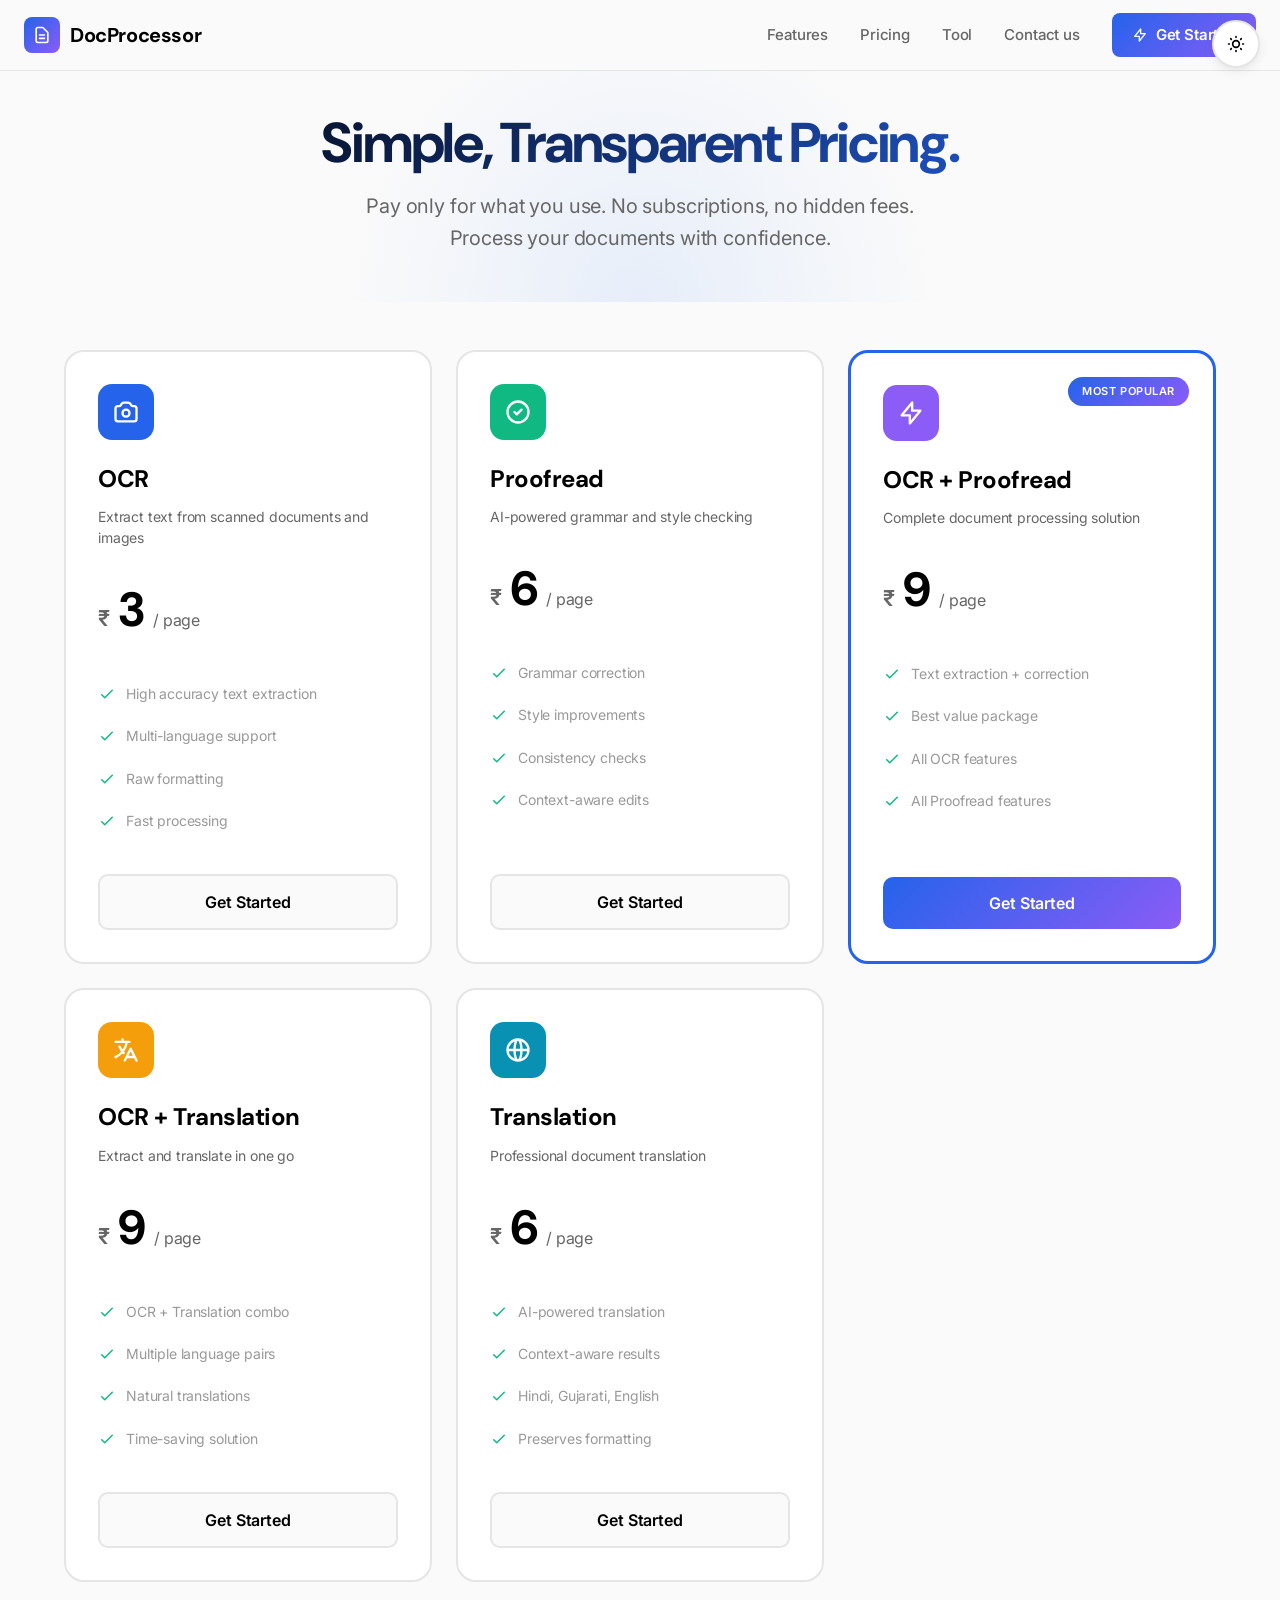
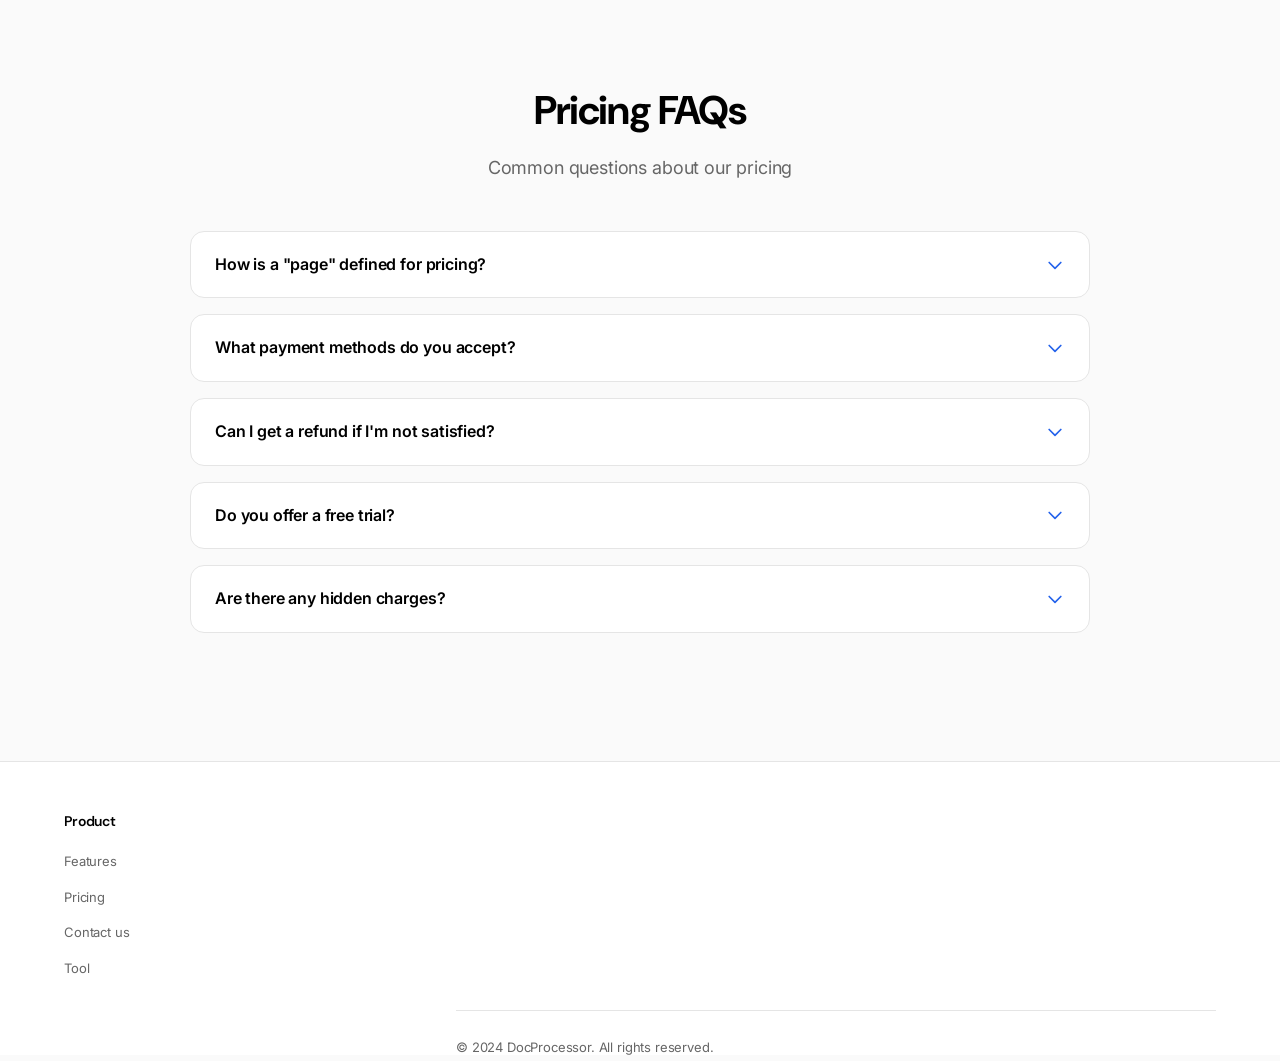
<file: AAS_CLONE/templates/pricing.html>
<!DOCTYPE html>
<html lang="en">
<head>
    <meta charset="UTF-8">
    <meta name="viewport" content="width=device-width, initial-scale=1.0">
    <title>Pricing - Document Processor</title>
    <link rel="preconnect" href="https://fonts.googleapis.com">
    <link rel="preconnect" href="https://fonts.gstatic.com" crossorigin>
    <link href="https://fonts.googleapis.com/css2?family=Inter:wght@300;400;500;600;700&family=DM+Sans:wght@400;500;600;700&display=swap" rel="stylesheet">
    <style>
        * {
            margin: 0;
            padding: 0;
            box-sizing: border-box;
        }

        :root {
            --primary: #ffffff;
            --primary-light: #e5e5e5;
            --secondary: #1a1a1a;
            --accent-blue: #3b82f6;
            --accent-green: #10b981;
            --accent-purple: #a78bfa;
            --accent-amber: #fbbf24;
            --accent-red: #f87171;
            --accent-cyan: #06b6d4;
            --gray: #a1a1aa;
            --gray-light: #71717a;
            --light: #ffffff;
            --border: #27272a;
            --background: #0a0a0a;
            --card-bg: #18181b;
            --shadow-sm: 0 1px 3px rgba(0,0,0,0.3);
            --shadow-md: 0 4px 12px rgba(0,0,0,0.4), 0 2px 6px rgba(0,0,0,0.3);
            --shadow-lg: 0 20px 40px rgba(0,0,0,0.5), 0 10px 20px rgba(0,0,0,0.4);
            --shadow-xl: 0 25px 50px rgba(0,0,0,0.6), 0 15px 30px rgba(0,0,0,0.5);
            --ease-smooth: cubic-bezier(0.4, 0, 0.2, 1);
        }

        [data-theme="light"] {
            --primary: #000000;
            --primary-light: #1a1a1a;
            --secondary: #ffffff;
            --accent-blue: #2563eb;
            --accent-green: #10b981;
            --accent-purple: #8b5cf6;
            --accent-amber: #f59e0b;
            --accent-red: #ef4444;
            --accent-cyan: #0891b2;
            --gray: #666666;
            --gray-light: #999999;
            --light: #ffffff;
            --border: #e5e5e5;
            --background: #fafafa;
            --card-bg: #ffffff;
            --shadow-sm: 0 1px 3px rgba(0,0,0,0.04);
            --shadow-md: 0 4px 12px rgba(0,0,0,0.06), 0 2px 6px rgba(0,0,0,0.03);
            --shadow-lg: 0 20px 40px rgba(0,0,0,0.08), 0 10px 20px rgba(0,0,0,0.04);
            --shadow-xl: 0 25px 50px rgba(0,0,0,0.12), 0 15px 30px rgba(0,0,0,0.06);
        }

        body {
            font-family: 'Inter', -apple-system, BlinkMacSystemFont, 'Segoe UI', Roboto, sans-serif;
            background: var(--background);
            min-height: 100vh;
            color: var(--primary);
            letter-spacing: -0.01em;
            line-height: 1.6;
            transition: background 0.3s var(--ease-smooth), color 0.3s var(--ease-smooth);
        }

        .container {
            max-width: 1200px;
            margin: 0 auto;
            padding: 0 1.5rem;
        }

        /* Header */
        .header {
            position: fixed;
            top: 0;
            left: 0;
            right: 0;
            z-index: 100;
            background: rgba(10, 10, 10, 0.9);
            backdrop-filter: blur(12px);
            border-bottom: 1px solid var(--border);
            transition: all 0.3s var(--ease-smooth);
        }

        [data-theme="light"] .header {
            background: rgba(250, 250, 250, 0.9);
        }

        .header-container {
            max-width: 1400px;
            margin: 0 auto;
            padding: 0 1.5rem;
            display: flex;
            align-items: center;
            justify-content: space-between;
            height: 70px;
        }

        .logo {
            display: flex;
            align-items: center;
            gap: 0.625rem;
            text-decoration: none;
            color: var(--primary);
            font-family: 'DM Sans', sans-serif;
            font-size: 1.25rem;
            font-weight: 700;
            letter-spacing: -0.02em;
            transition: transform 0.3s ease;
        }

        .logo:hover {
            transform: scale(1.05);
        }

        .logo-icon {
            width: 36px;
            height: 36px;
            border-radius: 8px;
            background: linear-gradient(135deg, var(--accent-blue), var(--accent-purple));
            display: flex;
            align-items: center;
            justify-content: center;
            flex-shrink: 0;
        }

        .logo-icon svg {
            width: 20px;
            height: 20px;
            color: white;
        }

        .nav-menu {
            display: flex;
            align-items: center;
            gap: 2rem;
            list-style: none;
        }

        .nav-link {
            color: var(--gray);
            text-decoration: none;
            font-size: 0.9375rem;
            font-weight: 500;
            transition: color 0.2s ease;
            position: relative;
            white-space: nowrap;
        }

        .nav-link::after {
            content: '';
            position: absolute;
            bottom: -8px;
            left: 0;
            width: 0;
            height: 2px;
            background: linear-gradient(90deg, var(--accent-blue), var(--accent-purple));
            transition: width 0.3s ease;
        }

        .nav-link:hover {
            color: var(--primary);
        }

        .nav-link:hover::after {
            width: 100%;
        }

        .nav-cta {
            display: flex;
            align-items: center;
        }

        .btn-primary {
            padding: 0.625rem 1.25rem;
            border-radius: 8px;
            font-size: 0.9375rem;
            font-weight: 600;
            cursor: pointer;
            transition: all 0.3s var(--ease-smooth);
            text-decoration: none;
            background: linear-gradient(135deg, var(--accent-blue), var(--accent-purple));
            color: var(--light);
            border: none;
            display: flex;
            align-items: center;
            gap: 0.5rem;
            white-space: nowrap;
        }

        .btn-primary:hover {
            transform: translateY(-2px);
            box-shadow: var(--shadow-md);
        }

        .btn-primary svg {
            width: 16px;
            height: 16px;
        }

        .mobile-toggle {
            display: none;
            width: 40px;
            height: 40px;
            border: none;
            background: none;
            color: var(--primary);
            cursor: pointer;
            padding: 0;
        }

        .mobile-toggle svg {
            width: 24px;
            height: 24px;
        }

        .theme-toggle {
            position: fixed;
            top: 1.25rem;
            right: 1.25rem;
            width: 48px;
            height: 48px;
            border-radius: 50%;
            background: var(--card-bg);
            border: 2px solid var(--border);
            color: var(--primary);
            cursor: pointer;
            display: flex;
            align-items: center;
            justify-content: center;
            box-shadow: var(--shadow-md);
            transition: all 0.3s var(--ease-smooth);
            z-index: 101;
        }

        .theme-toggle:hover {
            transform: scale(1.1) rotate(15deg);
            box-shadow: var(--shadow-lg);
            border-color: var(--accent-blue);
        }

        .theme-toggle svg {
            width: 20px;
            height: 20px;
        }

        .theme-toggle .sun-icon { display: none; }
        [data-theme="light"] .theme-toggle .moon-icon { display: none; }
        [data-theme="light"] .theme-toggle .sun-icon { display: block; }

        /* Hero Section */
        .hero {
            padding: 7rem 0 3rem;
            text-align: center;
            position: relative;
            overflow: hidden;
        }

        .hero::before {
            content: '';
            position: absolute;
            top: 0;
            left: 50%;
            transform: translateX(-50%);
            width: 600px;
            height: 600px;
            background: radial-gradient(circle, rgba(59, 130, 246, 0.1) 0%, transparent 70%);
            animation: pulse 4s ease-in-out infinite;
        }

        .hero > * { position: relative; z-index: 1; }

        .hero h1 {
            font-family: 'DM Sans', 'Inter', sans-serif;
            font-size: clamp(2rem, 5vw, 3.5rem);
            font-weight: 700;
            margin-bottom: 1rem;
            letter-spacing: -0.04em;
            line-height: 1.1;
            background: linear-gradient(135deg, var(--primary) 0%, var(--accent-blue) 100%);
            -webkit-background-clip: text;
            -webkit-text-fill-color: transparent;
            background-clip: text;
            animation: fadeInUp 0.8s var(--ease-smooth);
        }

        .hero p {
            font-size: clamp(1rem, 2vw, 1.25rem);
            color: var(--gray);
            max-width: 600px;
            margin: 0 auto;
            animation: fadeInUp 0.8s var(--ease-smooth) 0.2s backwards;
        }

        /* Pricing Grid */
        .pricing-grid {
            display: grid;
            grid-template-columns: repeat(auto-fit, minmax(280px, 1fr));
            gap: 1.5rem;
            padding: 3rem 0;
            max-width: 1400px;
            margin: 0 auto;
        }

        .pricing-card {
            background: var(--card-bg);
            border: 2px solid var(--border);
            border-radius: 20px;
            padding: 2rem;
            transition: all 0.4s var(--ease-smooth);
            position: relative;
            overflow: hidden;
            display: flex;
            flex-direction: column;
        }

        .pricing-card::before {
            content: '';
            position: absolute;
            top: 0;
            left: 0;
            width: 100%;
            height: 100%;
            background: linear-gradient(135deg, rgba(59, 130, 246, 0.05) 0%, transparent 100%);
            opacity: 0;
            transition: opacity 0.4s ease;
        }

        .pricing-card:hover {
            transform: translateY(-8px);
            box-shadow: var(--shadow-xl);
            border-color: var(--accent-blue);
        }

        .pricing-card:hover::before {
            opacity: 1;
        }

        .pricing-card.featured {
            border-color: var(--accent-blue);
            border-width: 3px;
        }

        .pricing-card.featured .pricing-badge {
            display: block;
        }

        .pricing-card > * {
            position: relative;
            z-index: 1;
        }

        .pricing-badge {
            display: none;
            position: absolute;
            top: 1.5rem;
            right: 1.5rem;
            background: linear-gradient(135deg, var(--accent-blue), var(--accent-purple));
            color: var(--light);
            padding: 0.375rem 0.875rem;
            border-radius: 16px;
            font-size: 0.6875rem;
            font-weight: 600;
            text-transform: uppercase;
            letter-spacing: 0.05em;
        }

        .pricing-icon {
            width: 56px;
            height: 56px;
            border-radius: 14px;
            display: flex;
            align-items: center;
            justify-content: center;
            margin-bottom: 1.25rem;
            color: var(--light);
        }

        .pricing-card:nth-child(1) .pricing-icon { background: var(--accent-blue); }
        .pricing-card:nth-child(2) .pricing-icon { background: var(--accent-green); }
        .pricing-card:nth-child(3) .pricing-icon { background: var(--accent-purple); }
        .pricing-card:nth-child(4) .pricing-icon { background: var(--accent-amber); }
        .pricing-card:nth-child(5) .pricing-icon { background: var(--accent-cyan); }

        .pricing-icon svg {
            width: 28px;
            height: 28px;
        }

        .pricing-title {
            font-family: 'DM Sans', 'Inter', sans-serif;
            font-size: 1.5rem;
            font-weight: 700;
            margin-bottom: 0.5rem;
            letter-spacing: -0.02em;
        }

        .pricing-description {
            color: var(--gray);
            margin-bottom: 1.5rem;
            font-size: 0.875rem;
            line-height: 1.5;
        }

        .pricing-price {
            margin-bottom: 1.5rem;
        }

        .price-amount {
            font-family: 'DM Sans', 'Inter', sans-serif;
            font-size: 3rem;
            font-weight: 700;
            letter-spacing: -0.03em;
        }

        .price-currency {
            font-size: 1.375rem;
            font-weight: 600;
            color: var(--gray);
            margin-right: 0.25rem;
        }

        .price-period {
            color: var(--gray);
            font-size: 1rem;
            margin-left: 0.375rem;
        }

        .pricing-features {
            list-style: none;
            padding: 0;
            margin-bottom: 2rem;
            flex-grow: 1;
        }

        .pricing-features li {
            display: flex;
            align-items: flex-start;
            gap: 0.625rem;
            padding: 0.625rem 0;
            color: var(--gray-light);
            font-size: 0.875rem;
        }

        .pricing-features li svg {
            width: 18px;
            height: 18px;
            color: var(--accent-green);
            flex-shrink: 0;
            margin-top: 2px;
        }

        .pricing-btn {
            width: 100%;
            padding: 1rem 1.5rem;
            border: none;
            border-radius: 10px;
            font-size: 1rem;
            font-weight: 600;
            cursor: pointer;
            transition: all 0.3s var(--ease-smooth);
            font-family: 'Inter', sans-serif;
            letter-spacing: -0.01em;
            background: var(--background);
            color: var(--primary);
            border: 2px solid var(--border);
            margin-top: auto;
        }

        .pricing-btn:hover {
            transform: translateY(-2px);
            box-shadow: var(--shadow-md);
            border-color: var(--accent-blue);
        }

        .pricing-card.featured .pricing-btn {
            background: linear-gradient(135deg, var(--accent-blue), var(--accent-purple));
            color: var(--light);
            border: none;
        }

        .pricing-card.featured .pricing-btn:hover {
            box-shadow: var(--shadow-lg);
            transform: translateY(-4px) scale(1.02);
        }

        /* FAQ Section */
        .faq-section {
            padding: 3rem 0;
            max-width: 900px;
            margin: 0 auto;
        }

        .section-header {
            text-align: center;
            margin-bottom: 3rem;
        }

        .section-title {
            font-family: 'DM Sans', 'Inter', sans-serif;
            font-size: clamp(1.75rem, 4vw, 2.5rem);
            font-weight: 700;
            margin-bottom: 0.75rem;
            letter-spacing: -0.03em;
        }

        .section-subtitle {
            font-size: clamp(0.9375rem, 2vw, 1.125rem);
            color: var(--gray);
        }

        .faq-list {
            margin-top: 2rem;
        }

        .faq-item {
            background: var(--card-bg);
            border: 1px solid var(--border);
            border-radius: 14px;
            margin-bottom: 1rem;
            overflow: hidden;
            transition: all 0.3s var(--ease-smooth);
        }

        .faq-item.active {
            border-color: var(--accent-blue);
            box-shadow: var(--shadow-md);
        }

        .faq-question {
            padding: 1.25rem 1.5rem;
            cursor: pointer;
            display: flex;
            justify-content: space-between;
            align-items: center;
            gap: 1rem;
            font-weight: 600;
            font-size: 1rem;
            transition: all 0.2s ease;
        }

        .faq-question:hover {
            background: var(--background);
        }

        .faq-icon {
            width: 20px;
            height: 20px;
            color: var(--accent-blue);
            transition: transform 0.3s ease;
            flex-shrink: 0;
        }

        .faq-item.active .faq-icon {
            transform: rotate(180deg);
        }

        .faq-answer {
            max-height: 0;
            overflow: hidden;
            transition: max-height 0.4s var(--ease-smooth), padding 0.4s var(--ease-smooth);
        }

        .faq-item.active .faq-answer {
            max-height: 500px;
            padding: 0 1.5rem 1.25rem;
        }

        .faq-answer p {
            color: var(--gray);
            line-height: 1.7;
            font-size: 0.9375rem;
        }

        /* Footer */
        .footer {
            background: var(--card-bg);
            border-top: 1px solid var(--border);
            padding: 3rem 0 1.5rem;
            margin-top: 4rem;
        }

        .footer-content {
            display: grid;
            grid-template-columns: repeat(auto-fit, minmax(150px, 1fr));
            gap: 2rem;
            margin-bottom: 2.5rem;
        }

        .footer-section h4 {
            font-family: 'DM Sans', sans-serif;
            font-size: 0.875rem;
            font-weight: 600;
            margin-bottom: 1rem;
            letter-spacing: -0.01em;
            color: var(--primary);
        }

        .footer-section ul {
            list-style: none;
            padding: 0;
        }

        .footer-section ul li {
            margin-bottom: 0.625rem;
        }

        .footer-section ul li a {
            color: var(--gray);
            text-decoration: none;
            font-size: 0.8125rem;
            transition: color 0.2s ease;
        }

        .footer-section ul li a:hover {
            color: var(--accent-blue);
        }

        .footer-bottom {
            padding-top: 1.5rem;
            margin-top: 200px;
            margin-left: -200px;
            margin-bottom:-70px;
            border-top: 1px solid var(--border);
            display: flex;
            justify-content: space-between;
            align-items: center;
            flex-wrap: wrap;
            gap: 1rem;
        }

        .footer-bottom p {
            color: var(--gray);
            font-size: 0.8125rem;
            margin: 0;
        }

        .footer-badge {
            color: var(--gray);
            font-size: 0.8125rem;
            font-weight: 500;
        }

        /* Animations */
        @keyframes fadeInUp {
            from {
                opacity: 0;
                transform: translateY(30px);
            }
            to {
                opacity: 1;
                transform: translateY(0);
            }
        }

        @keyframes pulse {
            0%, 100% { opacity: 1; }
            50% { opacity: 0.5; }
        }

        /* Mobile Responsive */
        @media (max-width: 768px) {
            .header-container {
                height: 60px;
                padding: 0 1rem;
            }

            .logo {
                font-size: 1.125rem;
            }

            .logo-icon {
                width: 32px;
                height: 32px;
            }

            .logo-icon svg {
                width: 18px;
                height: 18px;
            }

            .nav-menu {
                position: fixed;
                top: 60px;
                left: 0;
                right: 0;
                background: var(--card-bg);
                border-bottom: 1px solid var(--border);
                flex-direction: column;
                gap: 0;
                padding: 0;
                transform: translateY(-100%);
                opacity: 0;
                visibility: hidden;
                transition: all 0.3s var(--ease-smooth);
                box-shadow: var(--shadow-lg);
            }

            .nav-menu.active {
                transform: translateY(0);
                opacity: 1;
                visibility: visible;
            }

            .nav-menu li {
                width: 100%;
            }

            .nav-link {
                display: block;
                padding: 1rem 1.5rem;
                width: 100%;
            }

            .nav-link::after {
                bottom: 0;
            }

            .nav-cta {
                width: 100%;
                padding: 1rem 1.5rem;
            }

            .btn-primary {
                width: 100%;
                justify-content: center;
            }

            .mobile-toggle {
                display: block;
            }

            .theme-toggle {
                top: 0.875rem;
                right: 4rem;
                width: 44px;
                height: 44px;
            }

            .hero {
                padding: 5rem 0 2.5rem;
            }

            .container {
                padding: 0 1rem;
            }

            .pricing-grid {
                grid-template-columns: 1fr;
                gap: 1.25rem;
                padding: 2rem 0;
            }

            .pricing-card {
                padding: 1.75rem;
            }

            .pricing-badge {
                font-size: 0.625rem;
                padding: 0.3125rem 0.75rem;
                top: 1.25rem;
                right: 1.25rem;
            }

            .price-amount {
                font-size: 2.5rem;
            }

            .faq-section {
                padding: 2.5rem 0;
            }

            .section-header {
                margin-bottom: 2rem;
            }

            .faq-question {
                padding: 1rem 1.25rem;
                font-size: 0.9375rem;
            }

            .faq-item.active .faq-answer {
                padding: 0 1.25rem 1rem;
            }

            .footer {
                padding: 2.5rem 0 1.25rem;
                margin-top: 3rem;
            }

            .footer-content {
                grid-template-columns: repeat(2, 1fr);
                gap: 1.5rem;
                margin-bottom: 2rem;
            }

            .footer-bottom {
                flex-direction: column;
                align-items: flex-start;
            }
        }

        @media (max-width: 480px) {
            .pricing-grid {
                grid-template-columns: 1fr;
            }

            .pricing-card {
                padding: 1.5rem;
            }

            .pricing-title {
                font-size: 1.375rem;
            }

            .price-amount {
                font-size: 2.25rem;
            }

            .footer-content {
                grid-template-columns: 1fr;
            }
        }
    </style>
</head>
<body>
    <header class="header">
        <div class="header-container">
            <a href="/" class="logo">
                <div class="logo-icon">
                    <svg fill="none" viewBox="0 0 24 24" stroke="currentColor" stroke-width="2">
                        <path stroke-linecap="round" stroke-linejoin="round" d="M9 12h6m-6 4h6m2 5H7a2 2 0 01-2-2V5a2 2 0 012-2h5.586a1 1 0 01.707.293l5.414 5.414a1 1 0 01.293.707V19a2 2 0 01-2 2z" />
                    </svg>
                </div>
                <span>DocProcessor</span>
            </a>

            <nav>
                <ul class="nav-menu" id="navMenu">
                    <li><a href="features" class="nav-link">Features</a></li>
                    <li><a href="pricing" class="nav-link">Pricing</a></li>
                    <li><a href="tool" class="nav-link">Tool</a></li>
                    <li <a href="contactus" class="nav-link">Contact us</a></li>
                    <li class="nav-cta">
                        <a href="tool" class="btn-primary">
                            <svg fill="none" viewBox="0 0 24 24" stroke="currentColor" stroke-width="2">
                                <path stroke-linecap="round" stroke-linejoin="round" d="M13 10V3L4 14h7v7l9-11h-7z" />
                            </svg>
                            Get Started
                        </a>
                    </li>
                </ul>
            </nav>

            <button class="mobile-toggle" id="mobileToggle" aria-label="Toggle menu">
                <svg class="menu-icon" fill="none" viewBox="0 0 24 24" stroke="currentColor" stroke-width="2">
                    <path stroke-linecap="round" stroke-linejoin="round" d="M4 6h16M4 12h16M4 18h16" />
                </svg>
            </button>
        </div>
    </header>

    <button class="theme-toggle" id="themeToggle" title="Toggle Theme">
        <svg class="moon-icon" fill="none" viewBox="0 0 24 24" stroke="currentColor">
            <path stroke-linecap="round" stroke-linejoin="round" stroke-width="2" d="M20.354 15.354A9 9 0 018.646 3.646 9.003 9.003 0 0012 21a9.003 9.003 0 008.354-5.646z" />
        </svg>
        <svg class="sun-icon" fill="none" viewBox="0 0 24 24" stroke="currentColor">
            <path stroke-linecap="round" stroke-linejoin="round" stroke-width="2" d="M12 3v1m0 16v1m9-9h-1M4 12H3m15.364 6.364l-.707-.707M6.343 6.343l-.707-.707m12.728 0l-.707.707M6.343 17.657l-.707.707M16 12a4 4 0 11-8 0 4 4 0 018 0z" />
        </svg>
    </button>

    <div class="container">
        <section class="hero">
            <h1>Simple, Transparent Pricing.</h1>
            <p>Pay only for what you use. No subscriptions, no hidden fees. Process your documents with confidence.</p>
        </section>

        <div class="pricing-grid">
            <div class="pricing-card">
                <div class="pricing-icon">
                    <svg fill="none" viewBox="0 0 24 24" stroke="currentColor" stroke-width="2">
                        <path stroke-linecap="round" stroke-linejoin="round" d="M3 9a2 2 0 012-2h.93a2 2 0 001.664-.89l.812-1.22A2 2 0 0110.07 4h3.86a2 2 0 011.664.89l.812 1.22A2 2 0 0018.07 7H19a2 2 0 012 2v9a2 2 0 01-2 2H5a2 2 0 01-2-2V9z" />
                        <path stroke-linecap="round" stroke-linejoin="round" d="M15 13a3 3 0 11-6 0 3 3 0 016 0z" />
                    </svg>
                </div>
                <h3 class="pricing-title">OCR</h3>
                <p class="pricing-description">Extract text from scanned documents and images</p>
                <div class="pricing-price">
                    <span class="price-currency">₹</span>
                    <span class="price-amount">3</span>
                    <span class="price-period">/ page</span>
                </div>
                <ul class="pricing-features">
                    <li>
                        <svg fill="none" viewBox="0 0 24 24" stroke="currentColor" stroke-width="2">
                            <path stroke-linecap="round" stroke-linejoin="round" d="M5 13l4 4L19 7" />
                        </svg>
                        <span>High accuracy text extraction</span>
                    </li>
                    <li>
                        <svg fill="none" viewBox="0 0 24 24" stroke="currentColor" stroke-width="2">
                            <path stroke-linecap="round" stroke-linejoin="round" d="M5 13l4 4L19 7" />
                        </svg>
                        <span>Multi-language support</span>
                    </li>
                    <li>
                        <svg fill="none" viewBox="0 0 24 24" stroke="currentColor" stroke-width="2">
                            <path stroke-linecap="round" stroke-linejoin="round" d="M5 13l4 4L19 7" />
                        </svg>
                        <span>Raw formatting</span>
                    </li>
                    <li>
                        <svg fill="none" viewBox="0 0 24 24" stroke="currentColor" stroke-width="2">
                            <path stroke-linecap="round" stroke-linejoin="round" d="M5 13l4 4L19 7" />
                        </svg>
                        <span>Fast processing</span>
                    </li>
                </ul>
                <button class="pricing-btn">Get Started</button>
            </div>

            <div class="pricing-card">
                <div class="pricing-icon">
                    <svg fill="none" viewBox="0 0 24 24" stroke="currentColor" stroke-width="2">
                        <path stroke-linecap="round" stroke-linejoin="round" d="M9 12l2 2 4-4m6 2a9 9 0 11-18 0 9 9 0 0118 0z" />
                    </svg>
                </div>
                <h3 class="pricing-title">Proofread</h3>
                <p class="pricing-description">AI-powered grammar and style checking</p>
                <div class="pricing-price">
                    <span class="price-currency">₹</span>
                    <span class="price-amount">6</span>
                    <span class="price-period">/ page</span>
                </div>
                <ul class="pricing-features">
                    <li>
                        <svg fill="none" viewBox="0 0 24 24" stroke="currentColor" stroke-width="2">
                            <path stroke-linecap="round" stroke-linejoin="round" d="M5 13l4 4L19 7" />
                        </svg>
                        <span>Grammar correction</span>
                    </li>
                    <li>
                        <svg fill="none" viewBox="0 0 24 24" stroke="currentColor" stroke-width="2">
                            <path stroke-linecap="round" stroke-linejoin="round" d="M5 13l4 4L19 7" />
                        </svg>
                        <span>Style improvements</span>
                    </li>
                    <li>
                        <svg fill="none" viewBox="0 0 24 24" stroke="currentColor" stroke-width="2">
                            <path stroke-linecap="round" stroke-linejoin="round" d="M5 13l4 4L19 7" />
                        </svg>
                        <span>Consistency checks</span>
                    </li>
                    <li>
                        <svg fill="none" viewBox="0 0 24 24" stroke="currentColor" stroke-width="2">
                            <path stroke-linecap="round" stroke-linejoin="round" d="M5 13l4 4L19 7" />
                        </svg>
                        <span>Context-aware edits</span>
                    </li>
                </ul>
                <button class="pricing-btn">Get Started</button>
            </div>

            <div class="pricing-card featured">
                <span class="pricing-badge">Most Popular</span>
                <div class="pricing-icon">
                    <svg fill="none" viewBox="0 0 24 24" stroke="currentColor" stroke-width="2">
                        <path stroke-linecap="round" stroke-linejoin="round" d="M13 10V3L4 14h7v7l9-11h-7z" />
                    </svg>
                </div>
                <h3 class="pricing-title">OCR + Proofread</h3>
                <p class="pricing-description">Complete document processing solution</p>
                <div class="pricing-price">
                    <span class="price-currency">₹</span>
                    <span class="price-amount">9</span>
                    <span class="price-period">/ page</span>
                </div>
                <ul class="pricing-features">
                    <li>
                        <svg fill="none" viewBox="0 0 24 24" stroke="currentColor" stroke-width="2">
                            <path stroke-linecap="round" stroke-linejoin="round" d="M5 13l4 4L19 7" />
                        </svg>
                        <span>Text extraction + correction</span>
                    </li>
                    <li>
                        <svg fill="none" viewBox="0 0 24 24" stroke="currentColor" stroke-width="2">
                            <path stroke-linecap="round" stroke-linejoin="round" d="M5 13l4 4L19 7" />
                        </svg>
                        <span>Best value package</span>
                    </li>
                    <li>
                        <svg fill="none" viewBox="0 0 24 24" stroke="currentColor" stroke-width="2">
                            <path stroke-linecap="round" stroke-linejoin="round" d="M5 13l4 4L19 7" />
                        </svg>
                        <span>All OCR features</span>
                    </li>
                    <li>
                        <svg fill="none" viewBox="0 0 24 24" stroke="currentColor" stroke-width="2">
                            <path stroke-linecap="round" stroke-linejoin="round" d="M5 13l4 4L19 7" />
                        </svg>
                        <span>All Proofread features</span>
                    </li>
                </ul>
                <button class="pricing-btn">Get Started</button>
            </div>

            <div class="pricing-card">
                <div class="pricing-icon">
                    <svg fill="none" viewBox="0 0 24 24" stroke="currentColor" stroke-width="2">
                        <path stroke-linecap="round" stroke-linejoin="round" d="M3 5h12M9 3v2m1.048 9.5A18.022 18.022 0 016.412 9m6.088 9h7M11 21l5-10 5 10M12.751 5C11.783 10.77 8.07 15.61 3 18.129" />
                    </svg>
                </div>
                <h3 class="pricing-title">OCR + Translation</h3>
                <p class="pricing-description">Extract and translate in one go</p>
                <div class="pricing-price">
                    <span class="price-currency">₹</span>
                    <span class="price-amount">9</span>
                    <span class="price-period">/ page</span>
                </div>
                <ul class="pricing-features">
                    <li>
                        <svg fill="none" viewBox="0 0 24 24" stroke="currentColor" stroke-width="2">
                            <path stroke-linecap="round" stroke-linejoin="round" d="M5 13l4 4L19 7" />
                        </svg>
                        <span>OCR + Translation combo</span>
                    </li>
                    <li>
                        <svg fill="none" viewBox="0 0 24 24" stroke="currentColor" stroke-width="2">
                            <path stroke-linecap="round" stroke-linejoin="round" d="M5 13l4 4L19 7" />
                        </svg>
                        <span>Multiple language pairs</span>
                    </li>
                    <li>
                        <svg fill="none" viewBox="0 0 24 24" stroke="currentColor" stroke-width="2">
                            <path stroke-linecap="round" stroke-linejoin="round" d="M5 13l4 4L19 7" />
                        </svg>
                        <span>Natural translations</span>
                    </li>
                    <li>
                        <svg fill="none" viewBox="0 0 24 24" stroke="currentColor" stroke-width="2">
                            <path stroke-linecap="round" stroke-linejoin="round" d="M5 13l4 4L19 7" />
                        </svg>
                        <span>Time-saving solution</span>
                    </li>
                </ul>
                <button class="pricing-btn">Get Started</button>
            </div>

            <div class="pricing-card">
                <div class="pricing-icon">
                    <svg fill="none" viewBox="0 0 24 24" stroke="currentColor" stroke-width="2">
                        <path stroke-linecap="round" stroke-linejoin="round" d="M21 12a9 9 0 01-9 9m9-9a9 9 0 00-9-9m9 9H3m9 9a9 9 0 01-9-9m9 9c1.657 0 3-4.03 3-9s-1.343-9-3-9m0 18c-1.657 0-3-4.03-3-9s1.343-9 3-9m-9 9a9 9 0 019-9" />
                    </svg>
                </div>
                <h3 class="pricing-title">Translation</h3>
                <p class="pricing-description">Professional document translation</p>
                <div class="pricing-price">
                    <span class="price-currency">₹</span>
                    <span class="price-amount">6</span>
                    <span class="price-period">/ page</span>
                </div>
                <ul class="pricing-features">
                    <li>
                        <svg fill="none" viewBox="0 0 24 24" stroke="currentColor" stroke-width="2">
                            <path stroke-linecap="round" stroke-linejoin="round" d="M5 13l4 4L19 7" />
                        </svg>
                        <span>AI-powered translation</span>
                    </li>
                    <li>
                        <svg fill="none" viewBox="0 0 24 24" stroke="currentColor" stroke-width="2">
                            <path stroke-linecap="round" stroke-linejoin="round" d="M5 13l4 4L19 7" />
                        </svg>
                        <span>Context-aware results</span>
                    </li>
                    <li>
                        <svg fill="none" viewBox="0 0 24 24" stroke="currentColor" stroke-width="2">
                            <path stroke-linecap="round" stroke-linejoin="round" d="M5 13l4 4L19 7" />
                        </svg>
                        <span>Hindi, Gujarati, English</span>
                    </li>
                    <li>
                        <svg fill="none" viewBox="0 0 24 24" stroke="currentColor" stroke-width="2">
                            <path stroke-linecap="round" stroke-linejoin="round" d="M5 13l4 4L19 7" />
                        </svg>
                        <span>Preserves formatting</span>
                    </li>
                </ul>
                <button class="pricing-btn">Get Started</button>
            </div>
        </div>

        <section class="faq-section">
            <div class="section-header">
                <h2 class="section-title">Pricing FAQs</h2>
                <p class="section-subtitle">Common questions about our pricing</p>
            </div>

            <div class="faq-list">
                <div class="faq-item">
                    <div class="faq-question">
                        <span>How is a "page" defined for pricing?</span>
                        <svg class="faq-icon" fill="none" viewBox="0 0 24 24" stroke="currentColor" stroke-width="2">
                            <path stroke-linecap="round" stroke-linejoin="round" d="M19 9l-7 7-7-7" />
                        </svg>
                    </div>
                    <div class="faq-answer">
                        <p>A page is counted as one standard A4-sized page or equivalent. For documents with non-standard sizes, we calculate based on your document meta data.</p>
                    </div>
                </div>

                <div class="faq-item">
                    <div class="faq-question">
                        <span>What payment methods do you accept?</span>
                        <svg class="faq-icon" fill="none" viewBox="0 0 24 24" stroke="currentColor" stroke-width="2">
                            <path stroke-linecap="round" stroke-linejoin="round" d="M19 9l-7 7-7-7" />
                        </svg>
                    </div>
                    <div class="faq-answer">
                        <p>We accept all major credit/debit cards, UPI, net banking, and digital wallets. All payments are processed securely through our payment gateway.</p>
                    </div>
                </div>

                <div class="faq-item">
                    <div class="faq-question">
                        <span>Can I get a refund if I'm not satisfied?</span>
                        <svg class="faq-icon" fill="none" viewBox="0 0 24 24" stroke="currentColor" stroke-width="2">
                            <path stroke-linecap="round" stroke-linejoin="round" d="M19 9l-7 7-7-7" />
                        </svg>
                    </div>
                    <div class="faq-answer">
                        <p>No, we don't refund payments. If not satisfied you may write us at someone@gmail.com. Our team will review your case and get back to you within 72 hours.</p>
                    </div>
                </div>

                <div class="faq-item">
                    <div class="faq-question">
                        <span>Do you offer a free trial?</span>
                        <svg class="faq-icon" fill="none" viewBox="0 0 24 24" stroke="currentColor" stroke-width="2">
                            <path stroke-linecap="round" stroke-linejoin="round" d="M19 9l-7 7-7-7" />
                        </svg>
                    </div>
                    <div class="faq-answer">
                        <p>New users get their three pages processed free to test our service quality. No credit card required for the trial.</p>
                    </div>
                </div>

                <div class="faq-item">
                    <div class="faq-question">
                        <span>Are there any hidden charges?</span>
                        <svg class="faq-icon" fill="none" viewBox="0 0 24 24" stroke="currentColor" stroke-width="2">
                            <path stroke-linecap="round" stroke-linejoin="round" d="M19 9l-7 7-7-7" />
                        </svg>
                    </div>
                    <div class="faq-answer">
                        <p>No hidden charges. The price you see is the price you pay. We believe in transparent pricing with no surprises.</p>
                    </div>
                </div>
            </div>
        </section>
    </div>

    <footer class="footer">
        <div class="container">
            <div class="footer-content">
                <div class="footer-section">
                    <h4>Product</h4>
                    <ul>
                        <li><a href="features">Features</a></li>
                        <li><a href="pricing">Pricing</a></li>
                        <li><a href="contactus">Contact us</a></li>
                        <li><a href="tool">Tool</a></li>
                    </ul>
                </div>


            <div class="footer-bottom">
                <p>&copy; 2024 DocProcessor. All rights reserved.</p>
            </div>
        </div>
    </footer>

    <script>
        // Theme Toggle
        const themeToggle = document.getElementById('themeToggle');
        const htmlElement = document.documentElement;
        htmlElement.setAttribute('data-theme', 'light');

        themeToggle.addEventListener('click', () => {
            const currentTheme = htmlElement.getAttribute('data-theme');
            const newTheme = currentTheme === 'dark' ? 'light' : 'dark';
            htmlElement.setAttribute('data-theme', newTheme);
        });

        // Mobile Menu Toggle
        const mobileToggle = document.getElementById('mobileToggle');
        const navMenu = document.getElementById('navMenu');

        mobileToggle.addEventListener('click', () => {
            navMenu.classList.toggle('active');
        });

        // Close mobile menu when clicking outside
        document.addEventListener('click', (e) => {
            if (!mobileToggle.contains(e.target) && !navMenu.contains(e.target)) {
                navMenu.classList.remove('active');
            }
        });

        // Close mobile menu when clicking a link
        document.querySelectorAll('.nav-link').forEach(link => {
            link.addEventListener('click', () => {
                navMenu.classList.remove('active');
            });
        });

        // FAQ Accordion
        document.querySelectorAll('.faq-item').forEach(item => {
            const question = item.querySelector('.faq-question');
            question.addEventListener('click', () => {
                const isActive = item.classList.contains('active');
                
                document.querySelectorAll('.faq-item').forEach(i => {
                    i.classList.remove('active');
                });
                
                if (!isActive) {
                    item.classList.add('active');
                }
            });
        });

        // Smooth Scroll
        document.querySelectorAll('a[href^="#"]').forEach(anchor => {
            anchor.addEventListener('click', function (e) {
                e.preventDefault();
                const target = document.querySelector(this.getAttribute('href'));
                if (target) {
                    target.scrollIntoView({ behavior: 'smooth', block: 'start' });
                }
            });
        });

        // Animation on Scroll
        const observerOptions = {
            threshold: 0.1,
            rootMargin: '0px 0px -50px 0px'
        };

        const observer = new IntersectionObserver((entries) => {
            entries.forEach(entry => {
                if (entry.isIntersecting) {
                    entry.target.style.opacity = '1';
                    entry.target.style.transform = 'translateY(0)';
                }
            });
        }, observerOptions);

        document.querySelectorAll('.pricing-card').forEach(el => {
            el.style.opacity = '0';
            el.style.transform = 'translateY(30px)';
            el.style.transition = 'opacity 0.6s ease, transform 0.6s ease';
            observer.observe(el);
        });
    </script>
</body>
</html>
</file>
